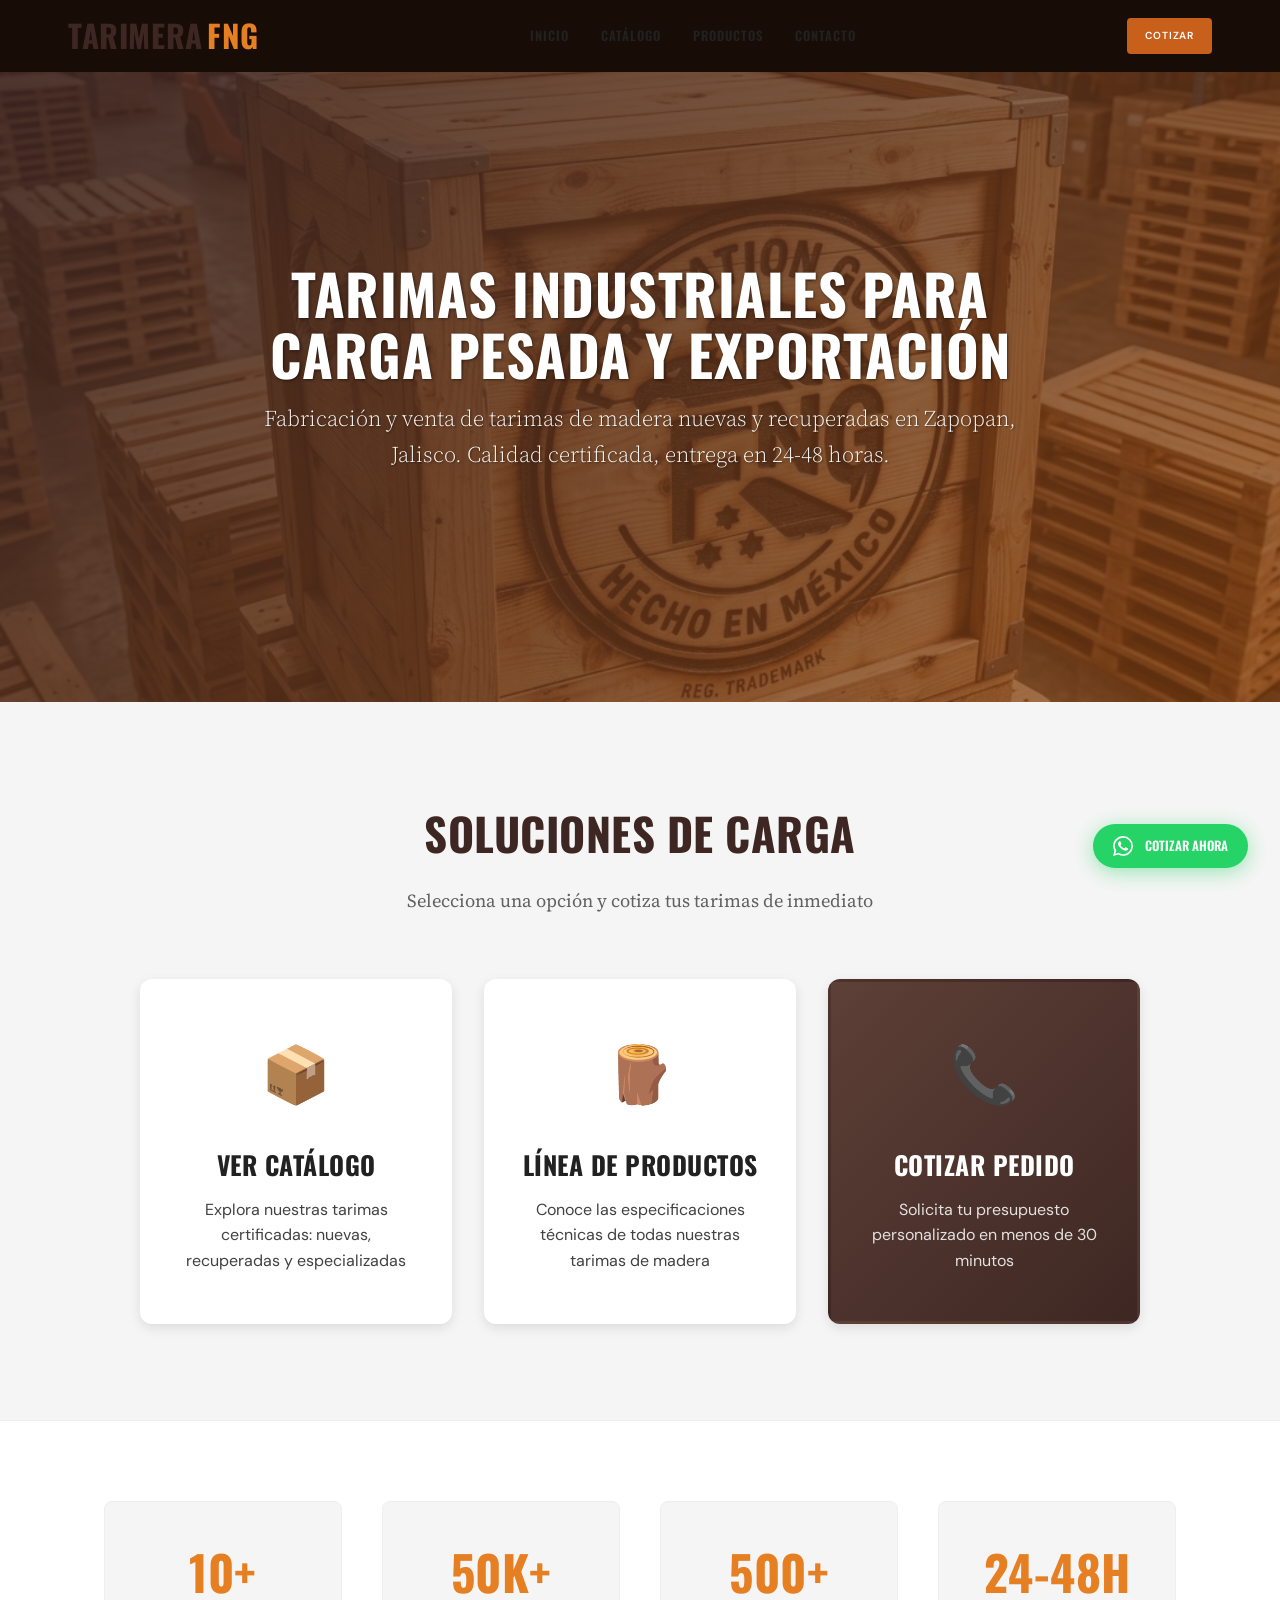
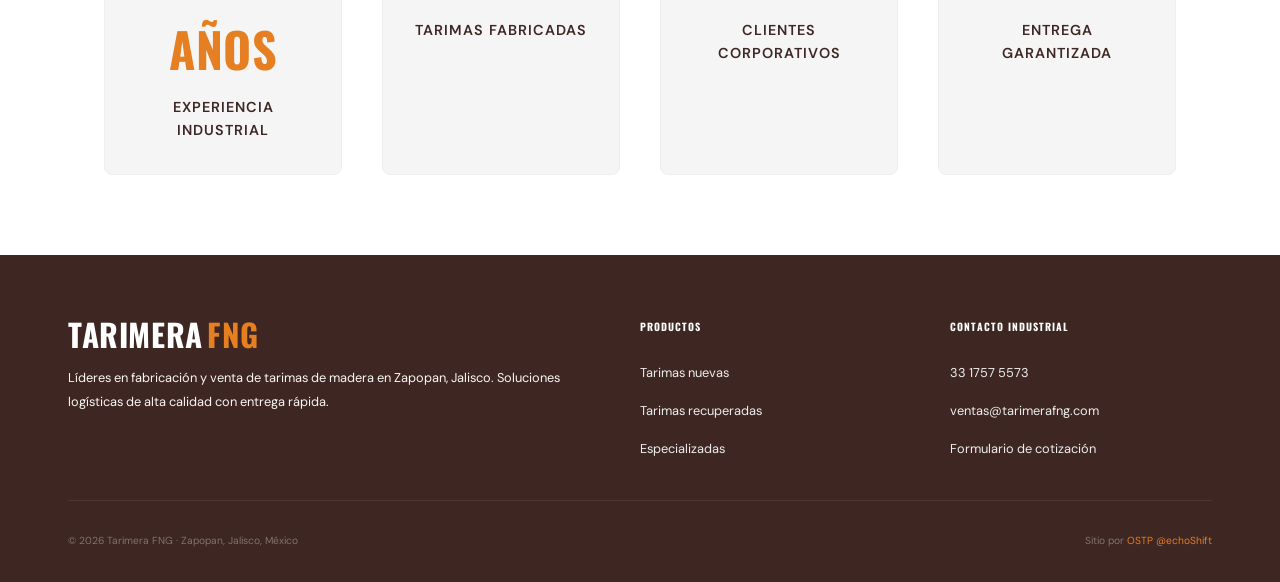
<file: index.html>
<!DOCTYPE html>
<html lang="es">
<head>
    <meta charset="UTF-8">
    <meta name="viewport" content="width=device-width, initial-scale=1.0">
    <meta http-equiv="X-UA-Compatible" content="IE=edge">
    <title>Tarimera FNG · Tarimas de Calidad Industrial en Zapopan, Jalisco</title>
    <meta name="description" content="Fabricación y venta de tarimas de madera nuevas y recuperadas en Zapopan. Entrega en 24-48h. Calidad industrial para exportación. Cotiza ahora.">
    <meta name="robots" content="index, follow">
    <meta name="author" content="Tarimera FNG">
    <meta property="og:type"        content="website">
    <meta property="og:locale"      content="es_MX">
    <meta property="og:site_name"   content="Tarimera FNG">
    <meta property="og:title"       content="Tarimera FNG · Tarimas de Calidad Industrial en Zapopan">
    <meta property="og:description" content="Fabricación y venta de tarimas de madera nuevas y recuperadas en Zapopan, Jalisco. Soluciones industriales.">
    <meta property="og:image"       content="tarima-fng-marca.jpg">
    <meta name="twitter:card"       content="summary_large_image">
    <link rel="icon" type="image/ico" href="src/img/icon/favicon.ico">
    <link rel="preconnect" href="https://fonts.googleapis.com">
    <link rel="preconnect" href="https://fonts.gstatic.com" crossorigin>
    <link href="https://fonts.googleapis.com/css2?family=Oswald:wght@400;600;700&family=Source+Serif+4:ital,opsz,wght@0,8..60,300;0,8..60,400;0,8..60,600&family=DM+Sans:opsz,wght@9..40,400;9..40,500;9..40,600&display=swap" rel="stylesheet">
    <link rel="stylesheet" href="src/ds/tarimera-ds.css">
    <style>
        :root {
            /* Palette updated for a more industrial and wood-focused feel */
            --primary: #5D4037; /* Warm dark brown - wood */
            --primary-dark: #3E2723;
            --secondary: #E67E22; /* Burnt orange - accent/branding */
            --secondary-dark: #D35400;
            --accent: #27AE60; /* Natural green - eco/recuperadas */
            --dark: #212121;
            --white: #FFFFFF;
            --gray-100: #F5F5F5;
            --gray-200: #EEEEEE;
            --gray-700: #616161;
            --shadow-md: 0 4px 12px rgba(0,0,0,0.1);
            --shadow-lg: 0 8px 24px rgba(0,0,0,0.15);
            --transition: all 0.3s ease;
            --font-headings: 'Oswald', sans-serif;
            --font-body: 'DM Sans', sans-serif;
            --font-serif: 'Source Serif 4', serif;
        }
        * { margin:0; padding:0; box-sizing:border-box; }
        body { font-family: var(--font-body); line-height:1.6; color:var(--gray-700); background:var(--white); }
        .container { width:100%; max-width:1200px; margin:0 auto; padding:0 5%; }
        h1, h2, h3, h4 { font-family: var(--font-headings); text-transform: uppercase; letter-spacing: 0.5px; color: var(--dark); }

        /* Navigation override - using industrial fonts */
        .tn-nav .tn-logo { font-family: var(--font-headings); font-weight: 700; color: var(--primary-dark); }
        .tn-nav .tn-logo-accent { color: var(--secondary); }
        .tn-nav-links a { font-family: var(--font-headings); text-transform: uppercase; color: var(--dark); }

        /* Hero */
        .hero {
            margin-top: 72px;
            min-height: 70vh;
            /* Updated hero background with the new brand image and a heavy gradient overlay */
            background: linear-gradient(135deg, rgba(62,39,35,0.9) 0%, rgba(139,69,19,0.7) 100%),
                        url('tarima-fng-marca.jpg');
            background-size: cover;
            background-position: center;
            display: flex;
            align-items: center;
            text-align: center;
            color: var(--white);
        }
        .hero-content { width:100%; max-width: 800px; margin: 0 auto; }
        .hero-content h1 { font-size:3.5rem; font-weight:700; margin-bottom:1rem; line-height:1.1; color: var(--white); text-shadow: 1px 1px 3px rgba(0,0,0,0.5); }
        .hero-content p  { font-size:1.4rem; margin-bottom:2.5rem; opacity:.95; font-family: var(--font-serif); font-weight: 300; text-shadow: 1px 1px 2px rgba(0,0,0,0.4); }

        /* Hub */
        .hub-section { padding:6rem 0; background:var(--gray-100); }
        .section-title    { text-align:center; font-size:2.8rem; color:var(--primary-dark); margin-bottom:1rem; }
        .section-subtitle { text-align:center; font-size:1.15rem; color:var(--gray-700); margin-bottom:4rem; max-width:700px; margin-left:auto; margin-right:auto; font-family: var(--font-serif); }
        .buttons-grid { display:grid; grid-template-columns:repeat(auto-fit,minmax(280px,1fr)); gap:2rem; max-width:1000px; margin:0 auto; }
        .btn-hub {
            background:var(--white); padding:3rem 2rem; border-radius:12px;
            text-align:center; text-decoration:none; color:var(--dark);
            box-shadow:var(--shadow-md); transition:var(--transition);
            border:3px solid transparent; display:block;
            display: flex; flex-direction: column; align-items: center;
        }
        .btn-hub:hover { transform:translateY(-8px); box-shadow:var(--shadow-lg); border-color:var(--secondary); }
        .btn-hub.highlight { background:linear-gradient(135deg,var(--primary) 0%,var(--primary-dark) 100%); color:var(--white); }
        .btn-hub .icon { font-size:3.5rem; display:block; margin-bottom:1.5rem; }
        .btn-hub h3 { font-size:1.6rem; margin-bottom:.75rem; color: inherit; }
        .btn-hub.highlight h3 { color: var(--white); }
        .btn-hub p  { font-size:1rem; opacity:.85; font-family: var(--font-body); font-weight: 400; text-transform: none; letter-spacing: normal; }

        /* Stats */
        .stats-section { padding:5rem 0; background:var(--white); border-top: 1px solid var(--gray-200); }
        .stats-grid { display:grid; grid-template-columns:repeat(auto-fit,minmax(200px,1fr)); gap:2.5rem; text-align:center; }
        .stat-item { padding: 2rem; background: var(--gray-100); border-radius: 8px; border: 1px solid var(--gray-200); }
        .stat-item h3 { font-size:3rem; color:var(--secondary); margin-bottom:.5rem; font-weight: 700; }
        .stat-item p  { color:var(--primary-dark); font-weight:600; font-family: var(--font-body); text-transform: uppercase; font-size: 0.9rem; letter-spacing: 1px; }

        /* Footer */
        .tn-footer { background-color: var(--primary-dark); color: var(--gray-100); }
        .tn-footer .tn-logo { color: var(--white); font-family: var(--font-headings); font-weight: 700; }
        .tn-footer .tn-logo-accent { color: var(--secondary); }
        .tn-footer-heading { font-family: var(--font-headings); text-transform: uppercase; color: var(--white); letter-spacing: 1px; margin-bottom: 1.5rem; }
        .tn-footer-links a { color: var(--gray-200); font-family: var(--font-body); text-transform: none; font-weight: 400; }
        .tn-footer-copy { border-top-color: rgba(255,255,255,0.1); font-family: var(--font-body); }

        /* WA Float industrial override */
        .tn-wa-float { font-family: var(--font-headings); text-transform: uppercase; font-weight: 600; }

        @media(max-width:768px) {
            .hero-content h1 { font-size:2.5rem; }
            .hero-content p  { font-size:1.1rem; }
            .buttons-grid    { grid-template-columns:1fr; gap: 1.5rem; }
            .section-title { font-size: 2.2rem; }
            .btn-hub { padding: 2.5rem 1.5rem; }
        }
    </style>
</head>
<body>

<header class="tn-nav" id="tn-nav">
  <div class="tn-nav-inner">
    <a href="index.html" class="tn-logo">Tarimera <span class="tn-logo-accent">FNG</span></a>
    <ul class="tn-nav-links">
      <li><a href="index.html">Inicio</a></li>
      <li><a href="catalogo-funnel.html">Catálogo</a></li>
      <li><a href="landing-tarimas.html">Productos</a></li>
      <li><a href="contacto.html">Contacto</a></li>
    </ul>
    <a href="https://wa.me/523317575573?text=Hola%2C%20quiero%20cotizar" class="tn-btn tn-btn-primary tn-btn-sm">Cotizar</a>
  </div>
</header>

<section class="hero">
    <div class="container">
        <div class="hero-content">
            <h1>Tarimas Industriales para Carga Pesada y Exportación</h1>
            <p>Fabricación y venta de tarimas de madera nuevas y recuperadas en Zapopan, Jalisco. Calidad certificada, entrega en 24-48 horas.</p>
        </div>
    </div>
</section>

<section class="hub-section">
    <div class="container">
        <h2 class="section-title">Soluciones de Carga</h2>
        <p class="section-subtitle">Selecciona una opción y cotiza tus tarimas de inmediato</p>
        <div class="buttons-grid">
            <a href="catalogo-funnel.html" class="btn-hub">
                <span class="icon">📦</span>
                <h3>Ver Catálogo</h3>
                <p>Explora nuestras tarimas certificadas: nuevas, recuperadas y especializadas</p>
            </a>
            <a href="landing-tarimas.html" class="btn-hub">
                <span class="icon">🪵</span>
                <h3>Línea de Productos</h3>
                <p>Conoce las especificaciones técnicas de todas nuestras tarimas de madera</p>
            </a>
            <a href="contacto.html" class="btn-hub highlight">
                <span class="icon">📞</span>
                <h3>Cotizar Pedido</h3>
                <p>Solicita tu presupuesto personalizado en menos de 30 minutos</p>
            </a>
        </div>
    </div>
</section>

<section class="stats-section">
    <div class="container">
        <div class="stats-grid">
            <div class="stat-item"><h3>10+ AÑOS</h3><p>Experiencia Industrial</p></div>
            <div class="stat-item"><h3>50K+</h3><p>Tarimas Fabricadas</p></div>
            <div class="stat-item"><h3>500+</h3><p>Clientes Corporativos</p></div>
            <div class="stat-item"><h3>24-48H</h3><p>Entrega Garantizada</p></div>
        </div>
    </div>
</section>

<footer class="tn-footer">
  <div class="tn-container">
    <div class="tn-footer-grid">
      <div>
        <a href="index.html" class="tn-logo" style="margin-bottom:1rem;display:inline-flex">Tarimera <span class="tn-logo-accent">FNG</span></a>
        <p class="tn-footer-brand">Líderes en fabricación y venta de tarimas de madera en Zapopan, Jalisco. Soluciones logísticas de alta calidad con entrega rápida.</p>
      </div>
      <div>
        <p class="tn-footer-heading">Productos</p>
        <ul class="tn-footer-links">
          <li><a href="catalogo-funnel.html">Tarimas nuevas</a></li>
          <li><a href="catalogo-funnel.html?f=recuperadas">Tarimas recuperadas</a></li>
          <li><a href="catalogo-funnel.html?f=especializadas">Especializadas</a></li>
        </ul>
      </div>
      <div>
        <p class="tn-footer-heading">Contacto Industrial</p>
        <ul class="tn-footer-links">
          <li><a href="tel:3317575573">33 1757 5573</a></li>
          <li><a href="mailto:ventas@tarimerafng.com">ventas@tarimerafng.com</a></li>
          <li><a href="contacto.html">Formulario de cotización</a></li>
        </ul>
      </div>
    </div>
    <div class="tn-footer-copy">
      <span>&copy; 2026 Tarimera FNG · Zapopan, Jalisco, México</span>
      <span>Sitio por <a href="https://wa.me/523317575573" style="color:var(--secondary)">OSTP @echoShift</a></span>
    </div>
  </div>
</footer>

<a href="https://wa.me/523317575573?text=Hola%20Tarimera%20FNG%2C%20quiero%20cotizar%20tarimas"
   class="tn-wa-float" target="_blank" rel="noopener noreferrer" aria-label="Contactar por WhatsApp">
  <svg viewBox="0 0 24 24" fill="currentColor" xmlns="http://www.w3.org/2000/svg">
    <path d="M17.472 14.382c-.297-.149-1.758-.867-2.03-.967-.273-.099-.471-.148-.67.15-.197.297-.767.966-.94 1.164-.173.199-.347.223-.644.075-.297-.15-1.255-.463-2.39-1.475-.883-.788-1.48-1.761-1.653-2.059-.173-.297-.018-.458.13-.606.134-.133.298-.347.446-.52.149-.174.198-.298.298-.497.099-.198.05-.371-.025-.52-.075-.149-.669-1.612-.916-2.207-.242-.579-.487-.5-.669-.51a12.8 12.8 0 0 0-.57-.01c-.198 0-.52.074-.792.372-.272.297-1.04 1.016-1.04 2.479 0 1.462 1.065 2.875 1.213 3.074.149.198 2.096 3.2 5.077 4.487.709.306 1.262.489 1.694.625.712.227 1.36.195 1.871.118.571-.085 1.758-.719 2.006-1.413.248-.694.248-1.289.173-1.413-.074-.124-.272-.198-.57-.347m-5.421 7.403h-.004a9.87 9.87 0 0 1-5.031-1.378l-.361-.214-3.741.982.998-3.648-.235-.374a9.86 9.86 0 0 1-1.51-5.26c.001-5.45 4.436-9.884 9.888-9.884 2.64 0 5.122 1.03 6.988 2.898a9.825 9.825 0 0 1 2.893 6.994c-.003 5.45-4.437 9.884-9.885 9.884m8.413-18.297A11.815 11.815 0 0 0 12.05 0C5.495 0 .16 5.335.157 11.892c0 2.096.547 4.142 1.588 5.945L.057 24l6.305-1.654a11.882 11.882 0 0 0 5.683 1.448h.005c6.554 0 11.89-5.335 11.893-11.893a11.821 11.821 0 0 0-3.48-8.413z"/>
  </svg>
  Cotizar ahora
</a>
</body>
</html>
</file>
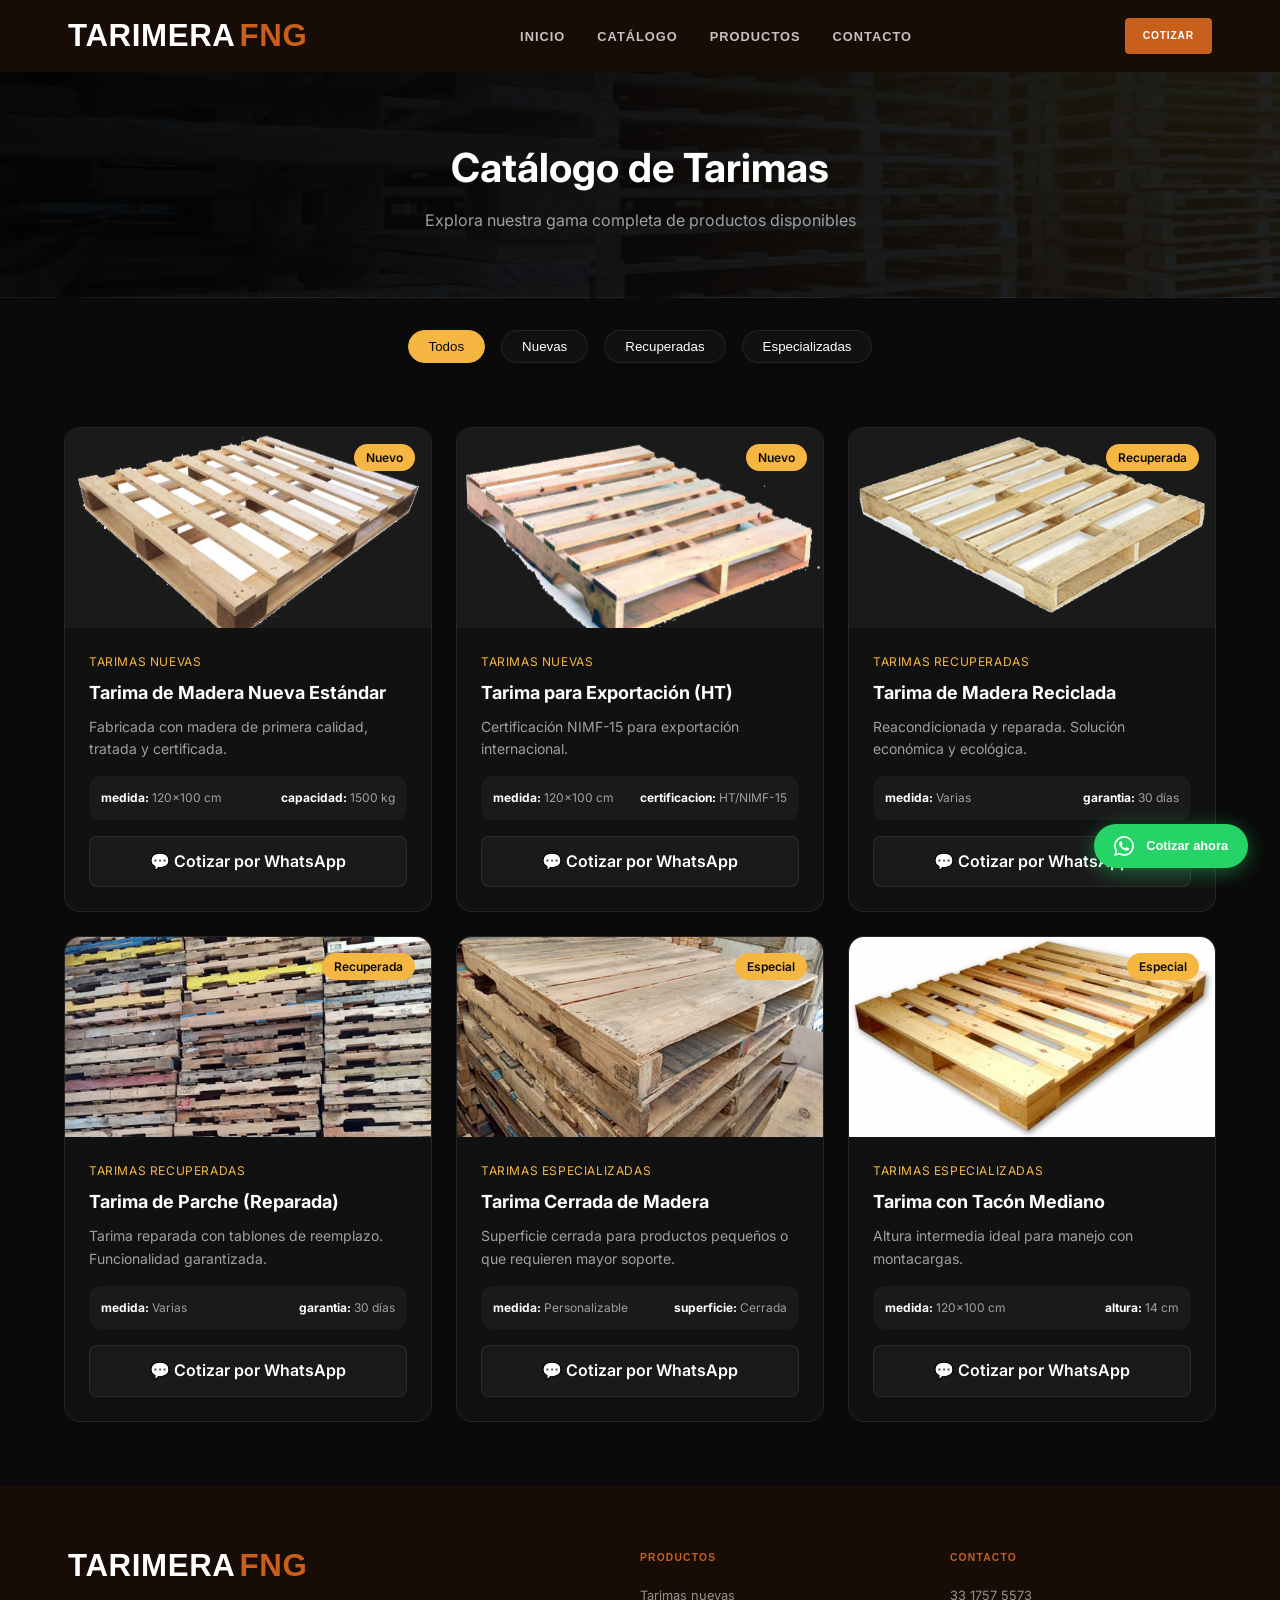
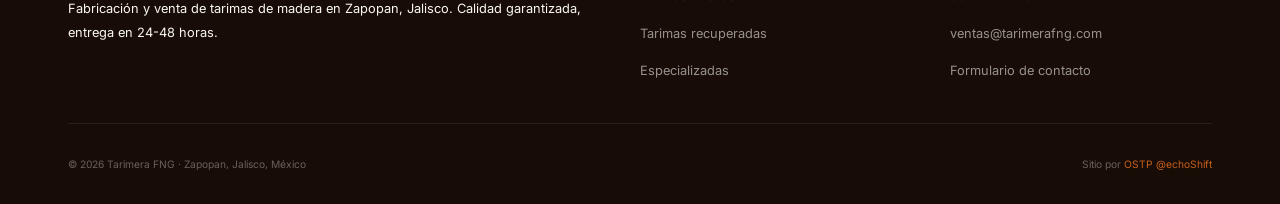
<file: catalogo-funnel.html>
<!DOCTYPE html>
<html lang="es">
<head>
  <meta charset="UTF-8">
  <meta name="viewport" content="width=device-width, initial-scale=1.0">
  <title>Catálogo · Tarimera FNG</title>
  <meta name="description" content="Catálogo completo de tarimas nuevas, recuperadas y especializadas.">
  <link rel="preconnect" href="https://fonts.googleapis.com">
  <link rel="preconnect" href="https://fonts.gstatic.com" crossorigin>
  <link href="https://fonts.googleapis.com/css2?family=Inter:opsz,wght@14..32,300;14..32,400;14..32,500;14..32,600;14..32,700;14..32,800&display=swap" rel="stylesheet">
  <link rel="stylesheet" href="src/ds/tarimera-ds.css">
  <style>
    /* Mismos estilos base que index.html */
    :root {
      --bg-dark: #0A0A0A;
      --surface: #111111;
      --surface-2: #1A1A1A;
      --accent: #F5B642;
      --accent-hover: #FFC857;
      --text: #FFFFFF;
      --text-muted: #A0A0A0;
      --border: rgba(255,255,255,0.08);
    }
    * { margin:0; padding:0; box-sizing:border-box; }
    body {
      background: var(--bg-dark);
      color: var(--text);
      font-family: 'Inter', sans-serif;
      line-height: 1.6;
      padding-top: 72px;
    }
    .container {
      max-width: 1200px;
      margin: 0 auto;
      padding: 0 1.5rem;
    }
    .section-title {
      font-size: 2rem;
      font-weight: 700;
      text-align: center;
      margin-bottom: 2rem;
    }
    .section-title span { color: var(--accent); }

    .page-header {
      background: linear-gradient(135deg, rgba(0,0,0,0.9) 0%, rgba(0,0,0,0.7) 100%),
                  url('src/img/slides/tarimas-de-madera.jpg');
      background-size: cover;
      background-position: center;
      padding: 4rem 0;
      text-align: center;
    }
    .page-header h1 { font-size: 2.5rem; margin-bottom: 0.5rem; }
    .page-header p { color: var(--text-muted); }

    .filters {
      padding: 2rem 0;
      display: flex;
      justify-content: center;
      gap: 1rem;
      flex-wrap: wrap;
    }
    .filter-btn {
      padding: 0.5rem 1.25rem;
      background: var(--surface);
      border: 1px solid var(--border);
      border-radius: 40px;
      color: var(--text);
      font-weight: 500;
      cursor: pointer;
      transition: all 0.2s;
    }
    .filter-btn:hover, .filter-btn.active {
      background: var(--accent);
      color: #0A0A0A;
      border-color: var(--accent);
    }

    .product-grid {
      display: grid;
      grid-template-columns: repeat(auto-fill, minmax(300px, 1fr));
      gap: 1.5rem;
      padding: 2rem 0 4rem;
    }
    .product-card {
      background: var(--surface);
      border: 1px solid var(--border);
      border-radius: 16px;
      overflow: hidden;
      transition: all 0.3s ease;
    }
    .product-card:hover {
      border-color: var(--accent);
      transform: translateY(-4px);
    }
    .product-image {
      width: 100%;
      height: 200px;
      object-fit: cover;
      background: var(--surface-2);
    }
    .product-badge {
      position: absolute;
      top: 1rem;
      right: 1rem;
      padding: 0.25rem 0.75rem;
      border-radius: 40px;
      font-size: 0.75rem;
      font-weight: 600;
      background: var(--accent);
      color: #0A0A0A;
    }
    .product-content { padding: 1.5rem; }
    .product-category {
      font-size: 0.75rem;
      color: var(--accent);
      text-transform: uppercase;
      letter-spacing: 0.05em;
      margin-bottom: 0.5rem;
    }
    .product-title {
      font-size: 1.125rem;
      font-weight: 700;
      margin-bottom: 0.5rem;
    }
    .product-description {
      color: var(--text-muted);
      font-size: 0.875rem;
      margin-bottom: 1rem;
    }
    .product-specs {
      background: var(--surface-2);
      border-radius: 12px;
      padding: 0.75rem;
      margin-bottom: 1rem;
      display: flex;
      justify-content: space-between;
    }
    .spec-item { font-size: 0.75rem; color: var(--text-muted); }
    .spec-item strong { color: var(--text); }
    .btn-whatsapp {
      display: block;
      width: 100%;
      padding: 0.75rem;
      background: var(--surface-2);
      border: 1px solid var(--border);
      border-radius: 8px;
      text-align: center;
      color: var(--text);
      text-decoration: none;
      font-weight: 600;
      transition: all 0.2s;
    }
    .btn-whatsapp:hover {
      background: var(--accent);
      color: #0A0A0A;
      border-color: var(--accent);
    }
    @media (max-width: 768px) {
      .product-grid { grid-template-columns: 1fr; }
    }
  </style>
</head>
<body>

  <header class="tn-nav" id="tn-nav">
    <div class="tn-nav-inner">
      <a href="index.html" class="tn-logo">Tarimera <span class="tn-logo-accent">FNG</span></a>
      <ul class="tn-nav-links">
        <li><a href="index.html">Inicio</a></li>
        <li><a href="catalogo-funnel.html">Catálogo</a></li>
        <li><a href="landing-tarimas.html">Productos</a></li>
        <li><a href="contacto.html">Contacto</a></li>
      </ul>
      <a href="https://wa.me/523317575573?text=Hola%2C%20quiero%20cotizar" class="tn-btn tn-btn-primary tn-btn-sm">Cotizar</a>
    </div>
  </header>

  <section class="page-header">
    <div class="container">
      <h1>Catálogo de Tarimas</h1>
      <p>Explora nuestra gama completa de productos disponibles</p>
    </div>
  </section>

  <div class="container">
    <div class="filters">
      <button class="filter-btn active" data-filter="all">Todos</button>
      <button class="filter-btn" data-filter="nuevas">Nuevas</button>
      <button class="filter-btn" data-filter="recuperadas">Recuperadas</button>
      <button class="filter-btn" data-filter="especializadas">Especializadas</button>
    </div>

    <div class="product-grid" id="productGrid">
      <!-- Productos generados dinámicamente con JS para mantener el código limpio, pero aquí pondré el HTML estático para que funcione sin JS adicional -->
    </div>
  </div>

  <footer class="tn-footer">
    <div class="tn-container">
      <div class="tn-footer-grid">
        <div>
          <a href="index.html" class="tn-logo" style="margin-bottom:1rem;display:inline-flex">Tarimera <span class="tn-logo-accent">FNG</span></a>
          <p class="tn-footer-brand">Fabricación y venta de tarimas de madera en Zapopan, Jalisco. Calidad garantizada, entrega en 24-48 horas.</p>
        </div>
        <div>
          <p class="tn-footer-heading">Productos</p>
          <ul class="tn-footer-links"><li><a href="catalogo-funnel.html">Tarimas nuevas</a></li><li><a href="catalogo-funnel.html?f=recuperadas">Tarimas recuperadas</a></li><li><a href="catalogo-funnel.html?f=especializadas">Especializadas</a></li></ul>
        </div>
        <div>
          <p class="tn-footer-heading">Contacto</p>
          <ul class="tn-footer-links"><li><a href="tel:3317575573">33 1757 5573</a></li><li><a href="mailto:ventas@tarimerafng.com">ventas@tarimerafng.com</a></li><li><a href="contacto.html">Formulario de contacto</a></li></ul>
        </div>
      </div>
      <div class="tn-footer-copy">
        <span>© 2026 Tarimera FNG · Zapopan, Jalisco, México</span>
        <span>Sitio por <a href="https://wa.me/523317575573" style="color:var(--tn-amber)">OSTP @echoShift</a></span>
      </div>
    </div>
  </footer>

  <a href="https://wa.me/523317575573?text=Hola%20Tarimera%20FNG%2C%20quiero%20cotizar%20tarimas"
     class="tn-wa-float"
     target="_blank"
     rel="noopener noreferrer"
     aria-label="Contactar por WhatsApp">
    <svg viewBox="0 0 24 24" fill="currentColor" xmlns="http://www.w3.org/2000/svg">
      <path d="M17.472 14.382c-.297-.149-1.758-.867-2.03-.967-.273-.099-.471-.148-.67.15-.197.297-.767.966-.94 1.164-.173.199-.347.223-.644.075-.297-.15-1.255-.463-2.39-1.475-.883-.788-1.48-1.761-1.653-2.059-.173-.297-.018-.458.13-.606.134-.133.298-.347.446-.52.149-.174.198-.298.298-.497.099-.198.05-.371-.025-.52-.075-.149-.669-1.612-.916-2.207-.242-.579-.487-.5-.669-.51a12.8 12.8 0 0 0-.57-.01c-.198 0-.52.074-.792.372-.272.297-1.04 1.016-1.04 2.479 0 1.462 1.065 2.875 1.213 3.074.149.198 2.096 3.2 5.077 4.487.709.306 1.262.489 1.694.625.712.227 1.36.195 1.871.118.571-.085 1.758-.719 2.006-1.413.248-.694.248-1.289.173-1.413-.074-.124-.272-.198-.57-.347m-5.421 7.403h-.004a9.87 9.87 0 0 1-5.031-1.378l-.361-.214-3.741.982.998-3.648-.235-.374a9.86 9.86 0 0 1-1.51-5.26c.001-5.45 4.436-9.884 9.888-9.884 2.64 0 5.122 1.03 6.988 2.898a9.825 9.825 0 0 1 2.893 6.994c-.003 5.45-4.437 9.884-9.885 9.884m8.413-18.297A11.815 11.815 0 0 0 12.05 0C5.495 0 .16 5.335.157 11.892c0 2.096.547 4.142 1.588 5.945L.057 24l6.305-1.654a11.882 11.882 0 0 0 5.683 1.448h.005c6.554 0 11.89-5.335 11.893-11.893a11.821 11.821 0 0 0-3.48-8.413z"/>
    </svg>
    Cotizar ahora
  </a>

  <script src="src/ds/tarimera-ds.js"></script>
  <script>
    const products = [
      { name: "Tarima de Madera Nueva Estándar", category: "nuevas", badge: "Nuevo", image: "src/img/products/tarimas-de-madera-nuevas.png", desc: "Fabricada con madera de primera calidad, tratada y certificada.", specs: { medida: "120x100 cm", capacidad: "1500 kg" }, wa: "523317575573" },
      { name: "Tarima para Exportación (HT)", category: "nuevas", badge: "Nuevo", image: "src/img/products/tarimas-de-madera-para-exportacion.png", desc: "Certificación NIMF-15 para exportación internacional.", specs: { medida: "120x100 cm", certificacion: "HT/NIMF-15" }, wa: "523317575573" },
      { name: "Tarima de Madera Reciclada", category: "recuperadas", badge: "Recuperada", image: "src/img/products/tarimas-de-madera-reciclada.png", desc: "Reacondicionada y reparada. Solución económica y ecológica.", specs: { medida: "Varias", garantia: "30 días" }, wa: "523317575573" },
      { name: "Tarima de Parche (Reparada)", category: "recuperadas", badge: "Recuperada", image: "src/img/products/tarimas-de-parche.jpg", desc: "Tarima reparada con tablones de reemplazo. Funcionalidad garantizada.", specs: { medida: "Varias", garantia: "30 días" }, wa: "523317575573" },
      { name: "Tarima Cerrada de Madera", category: "especializadas", badge: "Especial", image: "src/img/products/tarima-cerrada-de-madera.jpg", desc: "Superficie cerrada para productos pequeños o que requieren mayor soporte.", specs: { medida: "Personalizable", superficie: "Cerrada" }, wa: "523317575573" },
      { name: "Tarima con Tacón Mediano", category: "especializadas", badge: "Especial", image: "src/img/products/tarima-de-madera-con-tacon-mediano.jpg", desc: "Altura intermedia ideal para manejo con montacargas.", specs: { medida: "120x100 cm", altura: "14 cm" }, wa: "523317575573" }
    ];

    function renderProducts(filter = 'all') {
      const grid = document.getElementById('productGrid');
      grid.innerHTML = '';
      const filtered = products.filter(p => filter === 'all' || p.category === filter);
      filtered.forEach(p => {
        const specsHtml = Object.entries(p.specs).map(([k, v]) => `<div class="spec-item"><strong>${k}:</strong> ${v}</div>`).join('');
        const card = `
          <div class="product-card" data-category="${p.category}">
            <div style="position:relative;"><img src="${p.image}" alt="${p.name}" class="product-image"><span class="product-badge">${p.badge}</span></div>
            <div class="product-content">
              <div class="product-category">${p.category === 'nuevas' ? 'Tarimas Nuevas' : p.category === 'recuperadas' ? 'Tarimas Recuperadas' : 'Tarimas Especializadas'}</div>
              <h3 class="product-title">${p.name}</h3>
              <p class="product-description">${p.desc}</p>
              <div class="product-specs">${specsHtml}</div>
              <a href="https://wa.me/${p.wa}?text=Hola%2C%20me%20interesa%20${encodeURIComponent(p.name)}" class="btn-whatsapp" target="_blank">💬 Cotizar por WhatsApp</a>
            </div>
          </div>
        `;
        grid.insertAdjacentHTML('beforeend', card);
      });
    }

    renderProducts();
    document.querySelectorAll('.filter-btn').forEach(btn => {
      btn.addEventListener('click', () => {
        document.querySelectorAll('.filter-btn').forEach(b => b.classList.remove('active'));
        btn.classList.add('active');
        renderProducts(btn.dataset.filter);
      });
    });
  </script>
</body>
</html>
</file>
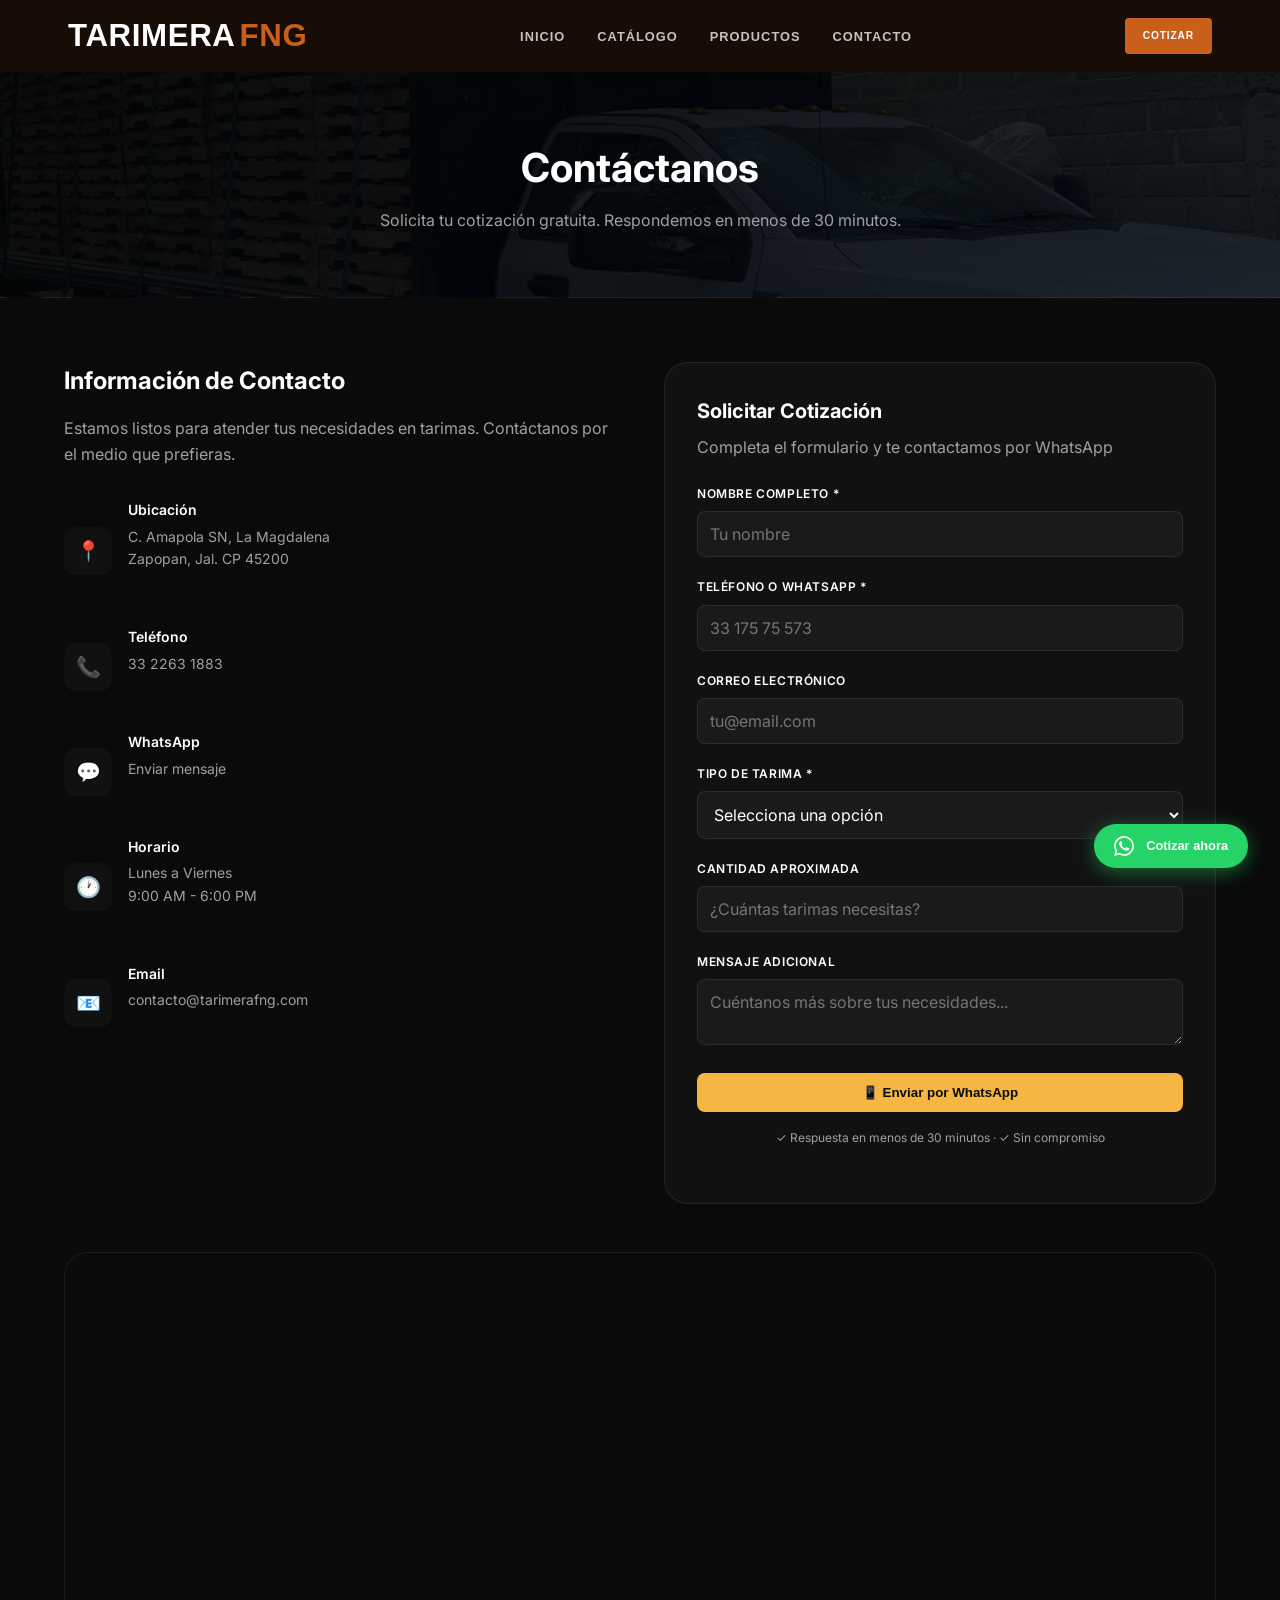
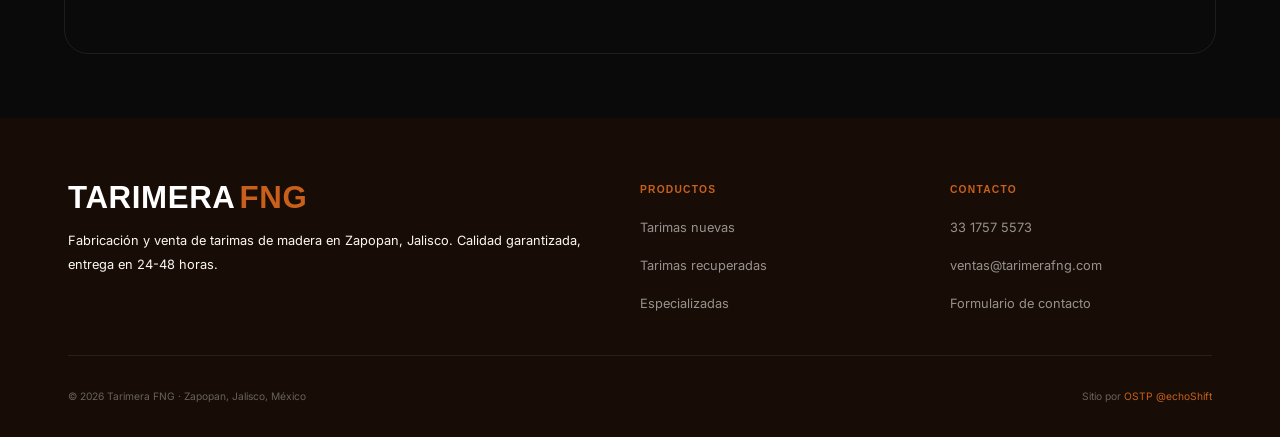
<file: contacto.html>
<!DOCTYPE html>
<html lang="es">
<head>
  <meta charset="UTF-8">
  <meta name="viewport" content="width=device-width, initial-scale=1.0">
  <title>Contacto · Tarimera FNG</title>
  <meta name="description" content="Contáctanos para cotizar tarimas. Respuesta en menos de 30 minutos.">
  <link rel="preconnect" href="https://fonts.googleapis.com">
  <link rel="preconnect" href="https://fonts.gstatic.com" crossorigin>
  <link href="https://fonts.googleapis.com/css2?family=Inter:opsz,wght@14..32,300;14..32,400;14..32,500;14..32,600;14..32,700;14..32,800&display=swap" rel="stylesheet">
  <link rel="stylesheet" href="src/ds/tarimera-ds.css">
  <style>
    :root {
      --bg-dark: #0A0A0A;
      --surface: #111111;
      --surface-2: #1A1A1A;
      --accent: #F5B642;
      --text: #FFFFFF;
      --text-muted: #A0A0A0;
      --border: rgba(255,255,255,0.08);
    }
    * { margin:0; padding:0; box-sizing:border-box; }
    body {
      background: var(--bg-dark);
      color: var(--text);
      font-family: 'Inter', sans-serif;
      line-height: 1.6;
      padding-top: 72px;
    }
    .container {
      max-width: 1200px;
      margin: 0 auto;
      padding: 0 1.5rem;
    }
    .page-header {
      background: linear-gradient(135deg, rgba(0,0,0,0.9) 0%, rgba(0,0,0,0.7) 100%),
                  url('src/img/slides/transporte-de-tarimas-de-madera.jpg');
      background-size: cover;
      background-position: center;
      padding: 4rem 0;
      text-align: center;
    }
    .page-header h1 { font-size: 2.5rem; margin-bottom: 0.5rem; }
    .page-header p { color: var(--text-muted); }
    .contact-section { padding: 4rem 0; }
    .contact-grid {
      display: grid;
      grid-template-columns: 1fr 1fr;
      gap: 3rem;
    }
    .contact-info h2 { font-size: 1.5rem; margin-bottom: 1rem; }
    .contact-info p { color: var(--text-muted); margin-bottom: 2rem; }
    .contact-details { display: flex; flex-direction: column; gap: 1.5rem; }
    .contact-item { display: flex; gap: 1rem; align-items: center; }
    .contact-icon {
      width: 48px; height: 48px;
      background: var(--surface);
      border-radius: 12px;
      display: flex;
      align-items: center;
      justify-content: center;
      font-size: 1.25rem;
    }
    .contact-item h3 { font-size: 0.875rem; font-weight: 600; margin-bottom: 0.25rem; }
    .contact-item p, .contact-item a { color: var(--text-muted); font-size: 0.875rem; text-decoration: none; }
    .contact-item a:hover { color: var(--accent); }
    .contact-form-wrapper {
      background: var(--surface);
      border: 1px solid var(--border);
      border-radius: 24px;
      padding: 2rem;
    }
    .contact-form-wrapper h3 { font-size: 1.25rem; margin-bottom: 0.5rem; }
    .contact-form-wrapper p { color: var(--text-muted); margin-bottom: 1.5rem; }
    .form-group { margin-bottom: 1.25rem; }
    .form-group label { display: block; font-size: 0.75rem; font-weight: 600; margin-bottom: 0.5rem; text-transform: uppercase; letter-spacing: 0.05em; }
    .form-group input, .form-group select, .form-group textarea {
      width: 100%;
      padding: 0.75rem;
      background: var(--surface-2);
      border: 1px solid var(--border);
      border-radius: 8px;
      color: var(--text);
      font-family: inherit;
    }
    .form-group input:focus, .form-group select:focus, .form-group textarea:focus {
      outline: none;
      border-color: var(--accent);
    }
    .btn-submit {
      width: 100%;
      padding: 0.75rem;
      background: var(--accent);
      border: none;
      border-radius: 8px;
      color: #0A0A0A;
      font-weight: 700;
      cursor: pointer;
      transition: all 0.2s;
    }
    .btn-submit:hover { background: var(--accent-hover); transform: translateY(-2px); }
    .map-container { margin-top: 3rem; border-radius: 24px; overflow: hidden; border: 1px solid var(--border); }
    .map-container iframe { width: 100%; height: 400px; border: none; display: block; }
    @media (max-width: 768px) {
      .contact-grid { grid-template-columns: 1fr; }
    }
  </style>
</head>
<body>

  <header class="tn-nav" id="tn-nav">
    <div class="tn-nav-inner">
      <a href="index.html" class="tn-logo">Tarimera <span class="tn-logo-accent">FNG</span></a>
      <ul class="tn-nav-links">
        <li><a href="index.html">Inicio</a></li>
        <li><a href="catalogo-funnel.html">Catálogo</a></li>
        <li><a href="landing-tarimas.html">Productos</a></li>
        <li><a href="contacto.html">Contacto</a></li>
      </ul>
      <a href="https://wa.me/523317575573?text=Hola%2C%20quiero%20cotizar" class="tn-btn tn-btn-primary tn-btn-sm">Cotizar</a>
    </div>
  </header>

  <section class="page-header">
    <div class="container">
      <h1>Contáctanos</h1>
      <p>Solicita tu cotización gratuita. Respondemos en menos de 30 minutos.</p>
    </div>
  </section>

  <section class="contact-section">
    <div class="container">
      <div class="contact-grid">
        <div class="contact-info">
          <h2>Información de Contacto</h2>
          <p>Estamos listos para atender tus necesidades en tarimas. Contáctanos por el medio que prefieras.</p>
          <div class="contact-details">
            <div class="contact-item"><div class="contact-icon">📍</div><div><h3>Ubicación</h3><p>C. Amapola SN, La Magdalena<br>Zapopan, Jal. CP 45200</p></div></div>
            <div class="contact-item"><div class="contact-icon">📞</div><div><h3>Teléfono</h3><p><a href="tel:3322631883">33 2263 1883</a></p></div></div>
            <div class="contact-item"><div class="contact-icon">💬</div><div><h3>WhatsApp</h3><p><a href="https://wa.me/523317575573" target="_blank">Enviar mensaje</a></p></div></div>
            <div class="contact-item"><div class="contact-icon">🕐</div><div><h3>Horario</h3><p>Lunes a Viernes<br>9:00 AM - 6:00 PM</p></div></div>
            <div class="contact-item"><div class="contact-icon">📧</div><div><h3>Email</h3><p>contacto@tarimerafng.com</p></div></div>
          </div>
        </div>
        <div class="contact-form-wrapper">
          <h3>Solicitar Cotización</h3>
          <p>Completa el formulario y te contactamos por WhatsApp</p>
          <form id="contactForm">
            <div class="form-group"><label for="nombre">Nombre completo *</label><input type="text" id="nombre" name="nombre" required placeholder="Tu nombre"></div>
            <div class="form-group"><label for="telefono">Teléfono o WhatsApp *</label><input type="tel" id="telefono" name="telefono" required placeholder="33 175 75 573"></div>
            <div class="form-group"><label for="email">Correo electrónico</label><input type="email" id="email" name="email" placeholder="tu@email.com"></div>
            <div class="form-group"><label for="tipo">Tipo de tarima *</label><select id="tipo" name="tipo" required><option value="">Selecciona una opción</option><option value="nuevas">Tarimas Nuevas</option><option value="recuperadas">Tarimas Recuperadas</option><option value="exportacion">Para Exportación</option><option value="personalizadas">Personalizadas</option><option value="reparacion">Reparación</option></select></div>
            <div class="form-group"><label for="cantidad">Cantidad aproximada</label><input type="number" id="cantidad" name="cantidad" placeholder="¿Cuántas tarimas necesitas?"></div>
            <div class="form-group"><label for="mensaje">Mensaje adicional</label><textarea id="mensaje" name="mensaje" placeholder="Cuéntanos más sobre tus necesidades..."></textarea></div>
            <button type="submit" class="btn-submit">📱 Enviar por WhatsApp</button>
            <p style="margin-top:1rem; font-size:0.75rem; text-align:center; color:var(--text-muted);">✓ Respuesta en menos de 30 minutos · ✓ Sin compromiso</p>
          </form>
        </div>
      </div>
      <div class="map-container">
        <iframe src="https://www.google.com/maps/embed?pb=!1m18!1m12!1m3!1d206.0873146296336!2d-103.46480042237769!3d20.80731417028978!2m3!1f0!2f0!3f0!3m2!1i1024!2i768!4f13.1!3m3!1m2!1s0x8428a79699851943%3A0xdcb42fe92490bd24!2sTarimera%20FNG!5e1!3m2!1ses-419!2smx!4v1774382137121!5m2!1ses-419!2smx" allowfullscreen="" loading="lazy"></iframe>
      </div>
    </div>
  </section>

  <footer class="tn-footer">
    <div class="tn-container">
      <div class="tn-footer-grid">
        <div><a href="index.html" class="tn-logo" style="margin-bottom:1rem;display:inline-flex">Tarimera <span class="tn-logo-accent">FNG</span></a><p class="tn-footer-brand">Fabricación y venta de tarimas de madera en Zapopan, Jalisco. Calidad garantizada, entrega en 24-48 horas.</p></div>
        <div><p class="tn-footer-heading">Productos</p><ul class="tn-footer-links"><li><a href="catalogo-funnel.html">Tarimas nuevas</a></li><li><a href="catalogo-funnel.html?f=recuperadas">Tarimas recuperadas</a></li><li><a href="catalogo-funnel.html?f=especializadas">Especializadas</a></li></ul></div>
        <div><p class="tn-footer-heading">Contacto</p><ul class="tn-footer-links"><li><a href="tel:3317575573">33 1757 5573</a></li><li><a href="mailto:ventas@tarimerafng.com">ventas@tarimerafng.com</a></li><li><a href="contacto.html">Formulario de contacto</a></li></ul></div>
      </div>
      <div class="tn-footer-copy"><span>© 2026 Tarimera FNG · Zapopan, Jalisco, México</span><span>Sitio por <a href="https://wa.me/523317575573" style="color:var(--tn-amber)">OSTP @echoShift</a></span></div>
    </div>
  </footer>

  <a href="https://wa.me/523317575573?text=Hola%20Tarimera%20FNG%2C%20quiero%20cotizar%20tarimas" class="tn-wa-float" target="_blank" rel="noopener noreferrer" aria-label="Contactar por WhatsApp">
    <svg viewBox="0 0 24 24" fill="currentColor" xmlns="http://www.w3.org/2000/svg"><path d="M17.472 14.382c-.297-.149-1.758-.867-2.03-.967-.273-.099-.471-.148-.67.15-.197.297-.767.966-.94 1.164-.173.199-.347.223-.644.075-.297-.15-1.255-.463-2.39-1.475-.883-.788-1.48-1.761-1.653-2.059-.173-.297-.018-.458.13-.606.134-.133.298-.347.446-.52.149-.174.198-.298.298-.497.099-.198.05-.371-.025-.52-.075-.149-.669-1.612-.916-2.207-.242-.579-.487-.5-.669-.51a12.8 12.8 0 0 0-.57-.01c-.198 0-.52.074-.792.372-.272.297-1.04 1.016-1.04 2.479 0 1.462 1.065 2.875 1.213 3.074.149.198 2.096 3.2 5.077 4.487.709.306 1.262.489 1.694.625.712.227 1.36.195 1.871.118.571-.085 1.758-.719 2.006-1.413.248-.694.248-1.289.173-1.413-.074-.124-.272-.198-.57-.347m-5.421 7.403h-.004a9.87 9.87 0 0 1-5.031-1.378l-.361-.214-3.741.982.998-3.648-.235-.374a9.86 9.86 0 0 1-1.51-5.26c.001-5.45 4.436-9.884 9.888-9.884 2.64 0 5.122 1.03 6.988 2.898a9.825 9.825 0 0 1 2.893 6.994c-.003 5.45-4.437 9.884-9.885 9.884m8.413-18.297A11.815 11.815 0 0 0 12.05 0C5.495 0 .16 5.335.157 11.892c0 2.096.547 4.142 1.588 5.945L.057 24l6.305-1.654a11.882 11.882 0 0 0 5.683 1.448h.005c6.554 0 11.89-5.335 11.893-11.893a11.821 11.821 0 0 0-3.48-8.413z"/></svg>
    Cotizar ahora
  </a>

  <script src="src/ds/tarimera-ds.js"></script>
  <script>
    document.getElementById('contactForm').addEventListener('submit', function(e) {
      e.preventDefault();
      const nombre = document.getElementById('nombre').value;
      const telefono = document.getElementById('telefono').value;
      const tipo = document.getElementById('tipo').value;
      const cantidad = document.getElementById('cantidad').value;
      const mensaje = document.getElementById('mensaje').value;
      const whatsappMessage = `Hola%2C%20quiero%20una%20cotizaci%C3%B3n%3A%0A%0A📛%20Nombre%3A%20${nombre}%0A📞%20Tel%C3%A9fono%3A%20${telefono}%0A📦%20Tipo%3A%20${tipo}%0A🔢%20Cantidad%3A%20${cantidad}%0A💬%20Mensaje%3A%20${mensaje}`;
      window.open(`https://wa.me/523317575573?text=${whatsappMessage}`, '_blank');
    });
  </script>
</body>
</html>
</file>
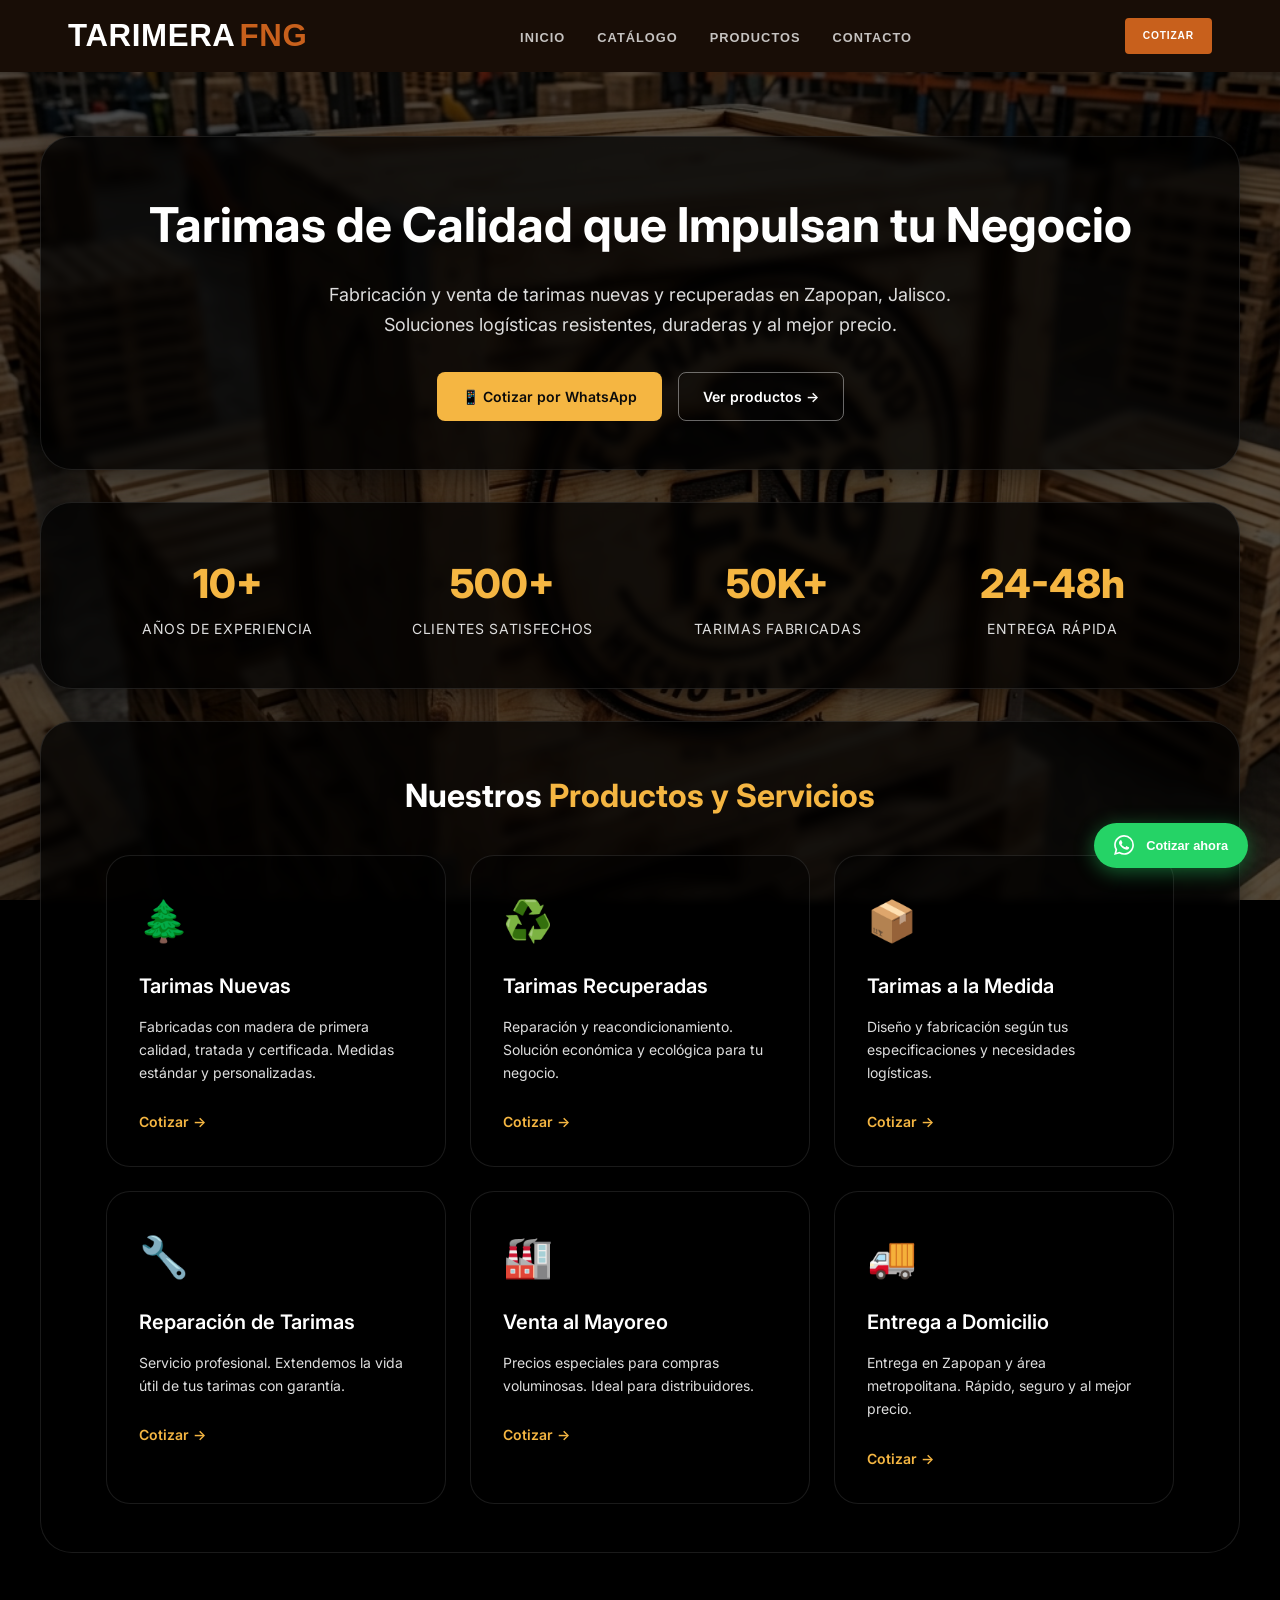
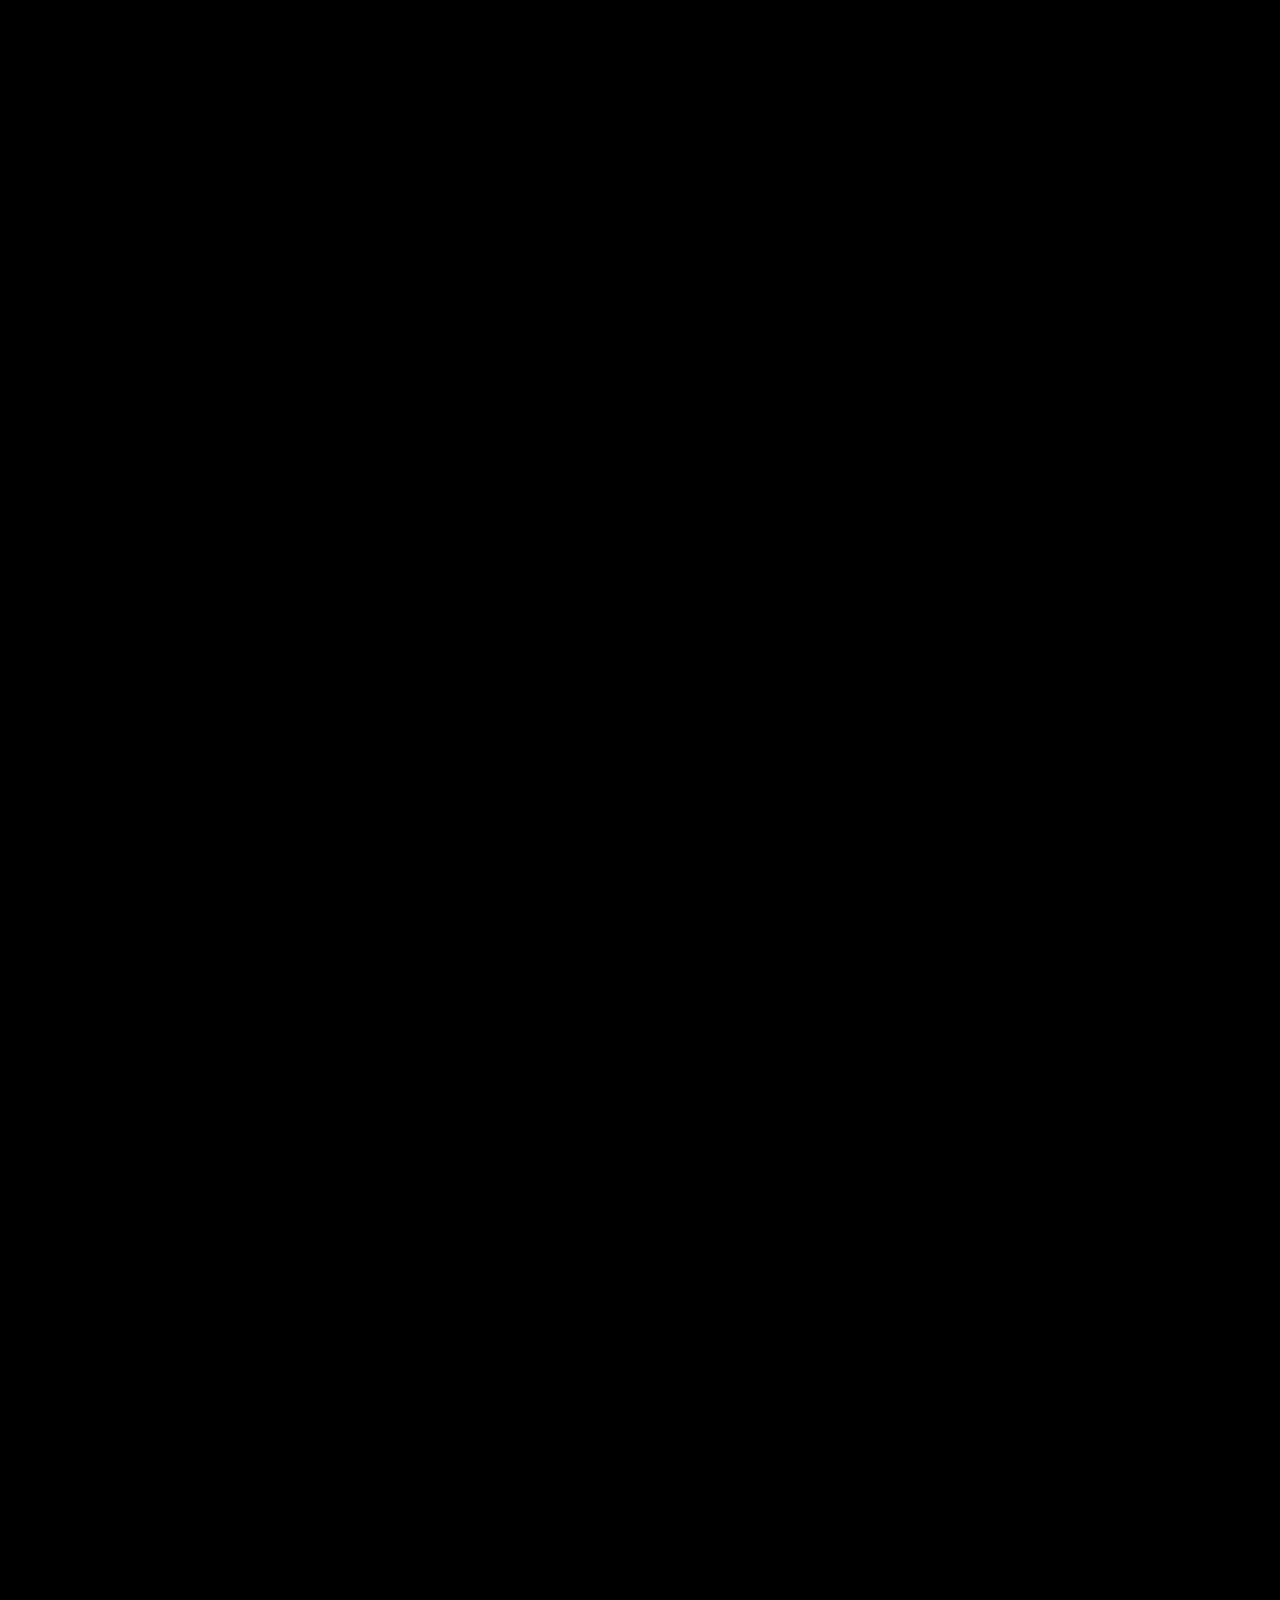
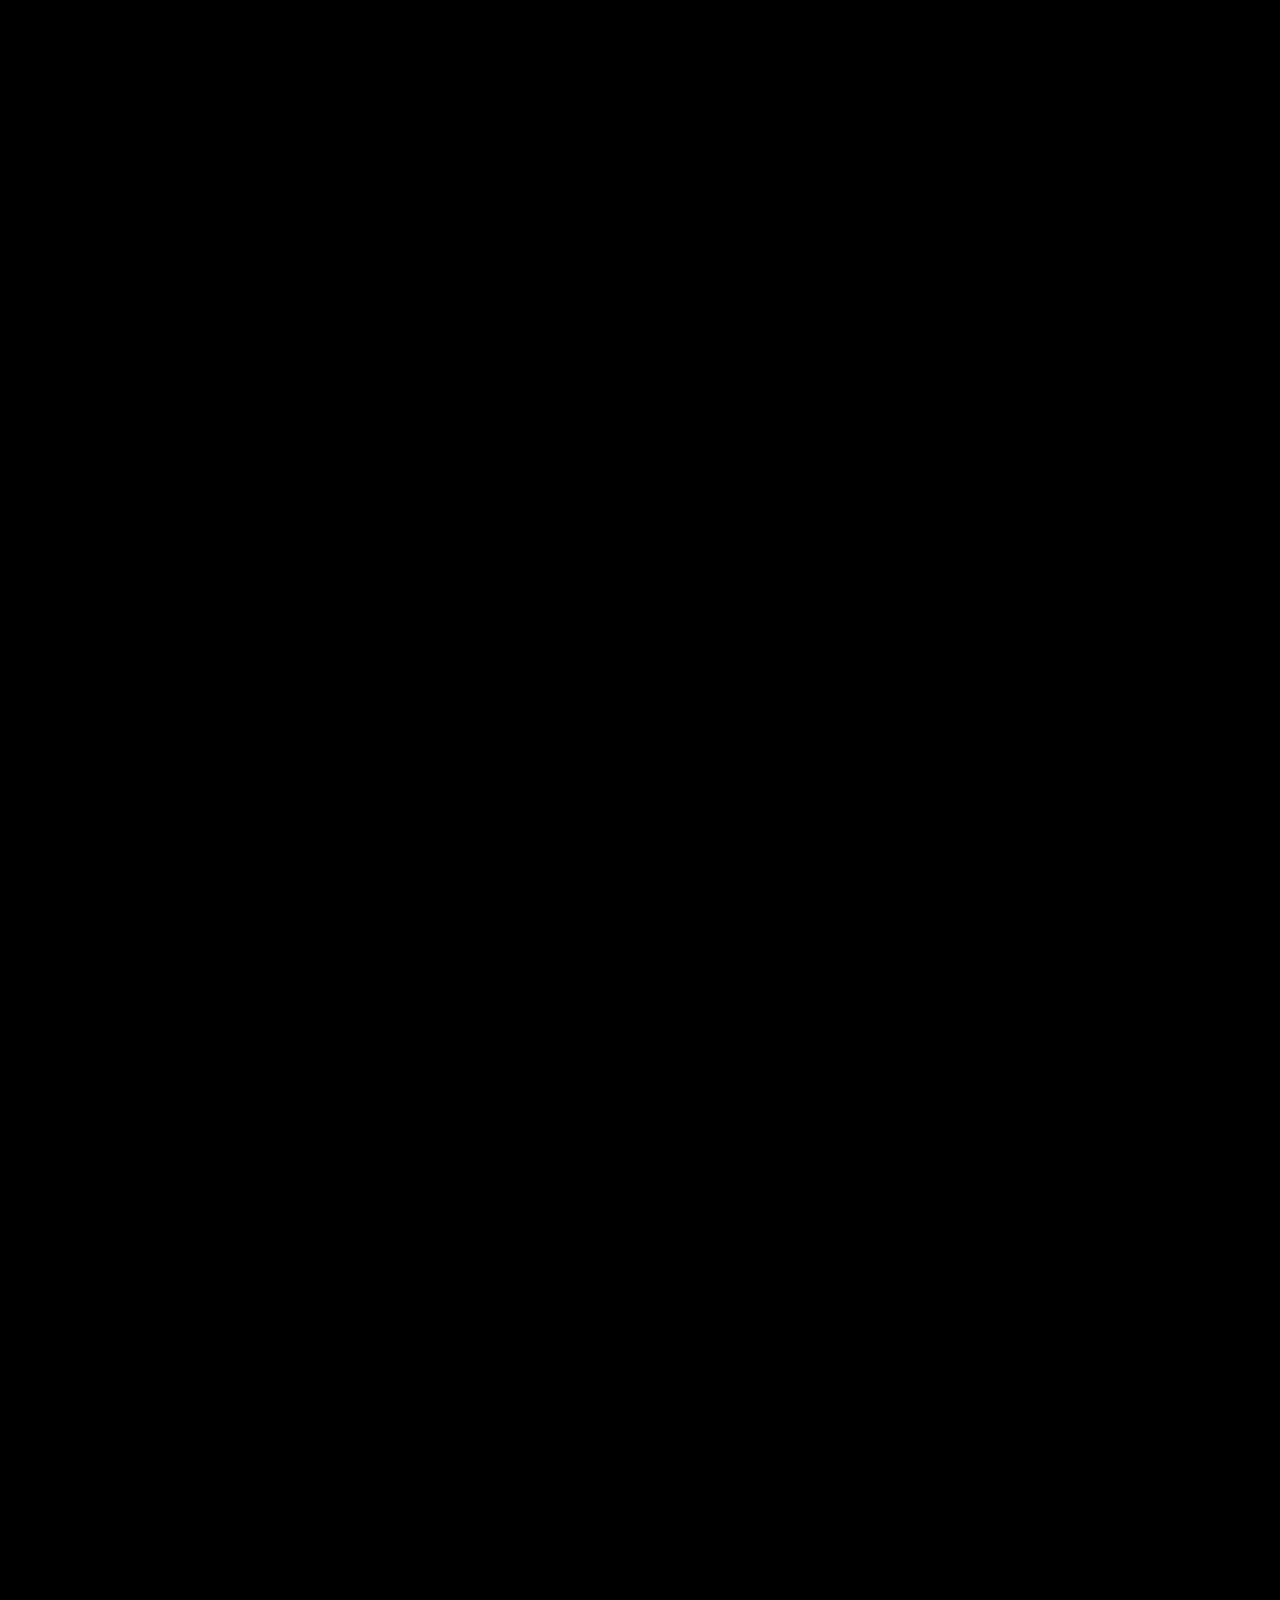
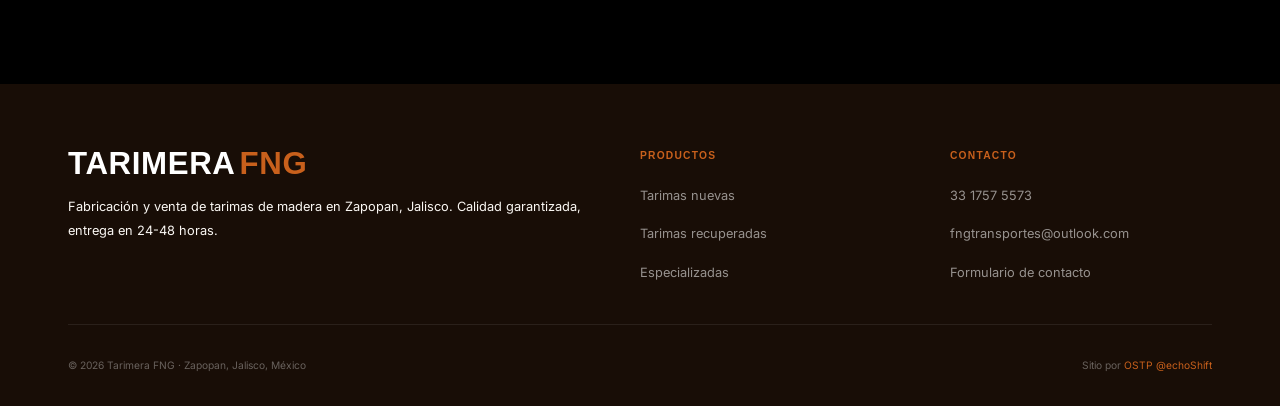
<file: landing-tarimas.html>
<!DOCTYPE html>
<html lang="es">
<head>
  <meta charset="UTF-8">
  <meta name="viewport" content="width=device-width, initial-scale=1.0">
  <title>Tarimera FNG · Tarimas de Calidad en Zapopan</title>
  <meta name="description" content="Fabricación y venta de tarimas nuevas y recuperadas en Zapopan, Jalisco. Calidad garantizada, entrega rápida y los mejores precios.">
  <link rel="preconnect" href="https://fonts.googleapis.com">
  <link rel="preconnect" href="https://fonts.gstatic.com" crossorigin>
  <link href="https://fonts.googleapis.com/css2?family=Inter:opsz,wght@14..32,300;14..32,400;14..32,500;14..32,600;14..32,700;14..32,800&display=swap" rel="stylesheet">
  <link rel="stylesheet" href="src/ds/tarimera-ds.css">
  <style>
    /* ---------- VARIABLES ---------- */
    :root {
      --accent: #F5B642;
      --accent-hover: #FFC857;
      --text: #FFFFFF;
      --text-muted: #DDDDDD;
      --card-bg: rgba(0, 0, 0, 0.75);
      --card-border: rgba(255,255,255,0.1);
      --shadow: 0 8px 24px rgba(0,0,0,0.4);
    }

    * {
      margin: 0;
      padding: 0;
      box-sizing: border-box;
    }

    body {
      font-family: 'Inter', sans-serif;
      color: var(--text);
      background: #000; /* fallback */
      overflow-x: hidden;
    }

    /* ---------- FONDO FIJO CON CARRUSEL ---------- */
    .bg-carousel {
      position: fixed;
      top: 0;
      left: 0;
      width: 100%;
      height: 100%;
      z-index: 0;
      overflow: hidden;
    }

    .bg-slide {
      position: absolute;
      top: 0;
      left: 0;
      width: 100%;
      height: 100%;
      background-size: cover;
      background-position: center;
      opacity: 0;
      transition: opacity 1.5s ease-in-out;
    }

    .bg-slide.active {
      opacity: 1;
    }

    /* Overlay oscuro para mejorar legibilidad */
    .bg-overlay {
      position: absolute;
      top: 0;
      left: 0;
      width: 100%;
      height: 100%;
      background: rgba(0, 0, 0, 0.65);
      z-index: 1;
    }

    /* ---------- CONTENIDO SCROLLABLE ---------- */
    .content {
      position: relative;
      z-index: 2;
      padding-top: 72px; /* altura del navbar */
    }

    /* Secciones estilo "card" */
    .section-card {
      background: var(--card-bg);
      backdrop-filter: blur(4px);
      border-radius: 32px;
      margin: 2rem auto;
      padding: 3rem 2rem;
      max-width: 1200px;
      border: 1px solid var(--card-border);
      box-shadow: var(--shadow);
      transition: transform 0.3s ease;
    }

    .section-card:hover {
      transform: translateY(-5px);
    }

    /* Contenedor interno */
    .container {
      max-width: 1100px;
      margin: 0 auto;
      padding: 0 1rem;
    }

    /* Tipografía */
    .section-title {
      font-size: 2rem;
      font-weight: 700;
      text-align: center;
      margin-bottom: 2rem;
    }
    .section-title span {
      color: var(--accent);
    }

    /* Botones */
    .btn {
      display: inline-flex;
      align-items: center;
      gap: 0.5rem;
      padding: 0.75rem 1.5rem;
      border-radius: 8px;
      font-weight: 600;
      font-size: 0.875rem;
      transition: all 0.2s ease;
      text-decoration: none;
      cursor: pointer;
      border: 1px solid transparent;
    }
    .btn-primary {
      background: var(--accent);
      color: #0A0A0A;
    }
    .btn-primary:hover {
      background: var(--accent-hover);
      transform: translateY(-2px);
    }
    .btn-outline {
      border-color: rgba(255,255,255,0.4);
      color: var(--text);
      background: transparent;
    }
    .btn-outline:hover {
      border-color: var(--accent);
      color: var(--accent);
    }

    /* Stats */
    .stats-grid {
      display: grid;
      grid-template-columns: repeat(4, 1fr);
      gap: 2rem;
      text-align: center;
    }
    .stat-number {
      font-size: 2.5rem;
      font-weight: 800;
      color: var(--accent);
    }
    .stat-label {
      font-size: 0.875rem;
      color: var(--text-muted);
      text-transform: uppercase;
      letter-spacing: 0.05em;
    }

    /* Services grid */
    .services-grid {
      display: grid;
      grid-template-columns: repeat(auto-fit, minmax(280px, 1fr));
      gap: 1.5rem;
    }
    .service-card {
      background: rgba(0,0,0,0.5);
      border: 1px solid var(--card-border);
      border-radius: 24px;
      padding: 2rem;
      transition: all 0.3s ease;
    }
    .service-card:hover {
      border-color: var(--accent);
      transform: translateY(-4px);
    }
    .service-icon {
      font-size: 2.5rem;
      margin-bottom: 1rem;
      display: block;
    }
    .service-card h3 {
      font-size: 1.25rem;
      font-weight: 600;
      margin-bottom: 0.75rem;
    }
    .service-card p {
      color: var(--text-muted);
      font-size: 0.875rem;
      margin-bottom: 1.5rem;
    }
    .service-link {
      color: var(--accent);
      text-decoration: none;
      font-weight: 600;
      font-size: 0.875rem;
      display: inline-flex;
      align-items: center;
      gap: 0.5rem;
    }

    /* Process steps */
    .process-steps {
      display: grid;
      grid-template-columns: repeat(4, 1fr);
      gap: 2rem;
      text-align: center;
    }
    .step-number {
      width: 48px;
      height: 48px;
      background: var(--accent);
      color: #0A0A0A;
      border-radius: 50%;
      display: flex;
      align-items: center;
      justify-content: center;
      font-weight: 800;
      font-size: 1.25rem;
      margin: 0 auto 1rem;
    }
    .step h3 {
      font-size: 1.125rem;
      margin-bottom: 0.5rem;
    }
    .step p {
      color: var(--text-muted);
      font-size: 0.875rem;
    }

    /* Features */
    .features {
      display: grid;
      grid-template-columns: repeat(auto-fit, minmax(250px, 1fr));
      gap: 2rem;
    }
    .feature {
      display: flex;
      align-items: start;
      gap: 1rem;
    }
    .feature-icon {
      font-size: 2rem;
      flex-shrink: 0;
    }
    .feature h3 {
      font-size: 1.125rem;
      margin-bottom: 0.5rem;
    }
    .feature p {
      color: var(--text-muted);
      font-size: 0.875rem;
    }

    /* Testimonials */
    .testimonial-grid {
      display: grid;
      grid-template-columns: repeat(auto-fit, minmax(280px, 1fr));
      gap: 1.5rem;
    }
    .testimonial {
      background: rgba(0,0,0,0.5);
      border: 1px solid var(--card-border);
      border-radius: 24px;
      padding: 2rem;
    }
    .stars {
      color: var(--accent);
      margin-bottom: 1rem;
      letter-spacing: 2px;
    }
    .testimonial p {
      color: var(--text-muted);
      font-size: 0.9375rem;
      margin-bottom: 1.5rem;
    }
    .testimonial-author {
      font-weight: 600;
    }
    .testimonial-author small {
      color: var(--text-muted);
      font-size: 0.75rem;
      display: block;
    }

    /* FAQ */
    .faq-item {
      border-bottom: 1px solid var(--card-border);
      max-width: 800px;
      margin: 0 auto;
    }
    .faq-question {
      padding: 1.25rem 0;
      display: flex;
      justify-content: space-between;
      align-items: center;
      cursor: pointer;
      font-weight: 600;
    }
    .faq-question span {
      color: var(--accent);
      font-size: 1.5rem;
    }
    .faq-answer {
      padding-bottom: 1.25rem;
      color: var(--text-muted);
      display: none;
    }

    /* Contact form */
    .contact-form {
      max-width: 600px;
      margin: 2rem auto;
      background: rgba(0,0,0,0.6);
      padding: 2rem;
      border-radius: 24px;
      text-align: left;
    }
    .form-group {
      margin-bottom: 1.25rem;
    }
    .form-group label {
      display: block;
      margin-bottom: 0.5rem;
      font-size: 0.875rem;
      font-weight: 500;
    }
    .form-group input,
    .form-group select,
    .form-group textarea {
      width: 100%;
      padding: 0.75rem;
      background: rgba(255,255,255,0.1);
      border: 1px solid var(--card-border);
      border-radius: 8px;
      color: var(--text);
      font-family: inherit;
    }
    .form-group input:focus,
    .form-group select:focus,
    .form-group textarea:focus {
      outline: none;
      border-color: var(--accent);
    }
    .form-group textarea {
      resize: vertical;
      min-height: 100px;
    }

    /* Responsive */
    @media (max-width: 768px) {
      .stats-grid,
      .process-steps {
        grid-template-columns: repeat(2, 1fr);
        gap: 1.5rem;
      }
      .section-title {
        font-size: 1.75rem;
      }
      .section-card {
        margin: 1rem;
        padding: 2rem 1.5rem;
      }
    }
    @media (max-width: 480px) {
      .stats-grid,
      .process-steps {
        grid-template-columns: 1fr;
      }
    }
  </style>
</head>
<body>

  <!-- FONDO FIJO CON CARRUSEL -->
  <div class="bg-carousel">
    <div class="bg-slide" style="background-image: url('src/img/slides/background.png');"></div>
    <div class="bg-slide" style="background-image: url('src/img/slides/tarimas-de-madera-en-guadalajara-jalisco.jpg');"></div>
    <div class="bg-slide" style="background-image: url('src/img/slides/tarimas-de-madera.jpg');"></div>
    <div class="bg-slide" style="background-image: url('src/img/slides/transporte-de-tarimas-de-madera.jpg');"></div>
    <div class="bg-overlay"></div>
  </div>

  <!-- CONTENIDO SCROLLABLE -->
  <div class="content">

    <!-- NAVBAR (se mantiene con fondo sólido para legibilidad) -->
    <header class="tn-nav" id="tn-nav">
      <div class="tn-nav-inner">
        <a href="index.html" class="tn-logo">Tarimera <span class="tn-logo-accent">FNG</span></a>
        <ul class="tn-nav-links">
          <li><a href="index.html">Inicio</a></li>
          <li><a href="catalogo-funnel.html">Catálogo</a></li>
          <li><a href="landing-tarimas.html">Productos</a></li>
          <li><a href="contacto.html">Contacto</a></li>
        </ul>
        <a href="https://wa.me/523317575573?text=Hola%2C%20quiero%20cotizar" class="tn-btn tn-btn-primary tn-btn-sm">Cotizar</a>
      </div>
    </header>

    <!-- HERO (sección de bienvenida) -->
    <div class="section-card" style="text-align: center; margin-top: 4rem;">
      <div class="container">
        <h1 style="font-size: 3rem; margin-bottom: 1rem;">Tarimas de Calidad que Impulsan tu Negocio</h1>
        <p style="font-size: 1.125rem; color: var(--text-muted); max-width: 700px; margin: 0 auto 2rem;">Fabricación y venta de tarimas nuevas y recuperadas en Zapopan, Jalisco. Soluciones logísticas resistentes, duraderas y al mejor precio.</p>
        <div style="display: flex; gap: 1rem; justify-content: center; flex-wrap: wrap;">
          <a href="https://wa.me/523317575573?text=Hola%2C%20quiero%20una%20cotizaci%C3%B3n%20de%20tarimas" class="btn btn-primary" target="_blank">📱 Cotizar por WhatsApp</a>
          <a href="#servicios" class="btn btn-outline">Ver productos →</a>
        </div>
      </div>
    </div>

    <!-- STATS -->
    <div class="section-card">
      <div class="container">
        <div class="stats-grid">
          <div><div class="stat-number">10+</div><div class="stat-label">Años de experiencia</div></div>
          <div><div class="stat-number">500+</div><div class="stat-label">Clientes satisfechos</div></div>
          <div><div class="stat-number">50K+</div><div class="stat-label">Tarimas fabricadas</div></div>
          <div><div class="stat-number">24-48h</div><div class="stat-label">Entrega rápida</div></div>
        </div>
      </div>
    </div>

    <!-- SERVICES -->
    <div id="servicios" class="section-card">
      <div class="container">
        <h2 class="section-title">Nuestros <span>Productos y Servicios</span></h2>
        <div class="services-grid">
          <div class="service-card"><span class="service-icon">🌲</span><h3>Tarimas Nuevas</h3><p>Fabricadas con madera de primera calidad, tratada y certificada. Medidas estándar y personalizadas.</p><a href="#contacto" class="service-link">Cotizar →</a></div>
          <div class="service-card"><span class="service-icon">♻️</span><h3>Tarimas Recuperadas</h3><p>Reparación y reacondicionamiento. Solución económica y ecológica para tu negocio.</p><a href="#contacto" class="service-link">Cotizar →</a></div>
          <div class="service-card"><span class="service-icon">📦</span><h3>Tarimas a la Medida</h3><p>Diseño y fabricación según tus especificaciones y necesidades logísticas.</p><a href="#contacto" class="service-link">Cotizar →</a></div>
          <div class="service-card"><span class="service-icon">🔧</span><h3>Reparación de Tarimas</h3><p>Servicio profesional. Extendemos la vida útil de tus tarimas con garantía.</p><a href="#contacto" class="service-link">Cotizar →</a></div>
          <div class="service-card"><span class="service-icon">🏭</span><h3>Venta al Mayoreo</h3><p>Precios especiales para compras voluminosas. Ideal para distribuidores.</p><a href="#contacto" class="service-link">Cotizar →</a></div>
          <div class="service-card"><span class="service-icon">🚚</span><h3>Entrega a Domicilio</h3><p>Entrega en Zapopan y área metropolitana. Rápido, seguro y al mejor precio.</p><a href="#contacto" class="service-link">Cotizar →</a></div>
        </div>
      </div>
    </div>

    <!-- PROCESS -->
    <div id="proceso" class="section-card">
      <div class="container">
        <h2 class="section-title">¿Cómo <span>Trabajamos?</span></h2>
        <div class="process-steps">
          <div class="step"><div class="step-number">1</div><h3>Cotización</h3><p>Nos contactas. Analizamos tus necesidades y te damos el mejor precio en minutos.</p></div>
          <div class="step"><div class="step-number">2</div><h3>Producción</h3><p>Fabricamos o preparamos tus tarimas con altos estándares de calidad.</p></div>
          <div class="step"><div class="step-number">3</div><h3>Entrega</h3><p>Te entregamos en 24-48 horas en tu domicilio o negocio.</p></div>
          <div class="step"><div class="step-number">4</div><h3>Satisfacción</h3><p>Garantizamos la calidad. Tu satisfacción es nuestra prioridad.</p></div>
        </div>
      </div>
    </div>

    <!-- WHY US -->
    <div class="section-card">
      <div class="container">
        <h2 class="section-title">¿Por Qué Elegir <span>Tarimera FNG?</span></h2>
        <div class="features">
          <div class="feature"><div class="feature-icon">✓</div><div><h3>Calidad Garantizada</h3><p>Madera seleccionada y tratada. Estándares internacionales de resistencia.</p></div></div>
          <div class="feature"><div class="feature-icon">⚡</div><div><h3>Entrega Rápida</h3><p>Entregamos en 24-48 horas en la zona metropolitana.</p></div></div>
          <div class="feature"><div class="feature-icon">💰</div><div><h3>Mejores Precios</h3><p>Competimos en precio sin comprometer la calidad.</p></div></div>
          <div class="feature"><div class="feature-icon">🎯</div><div><h3>Personalización</h3><p>Fabricamos a la medida exacta que necesitas.</p></div></div>
          <div class="feature"><div class="feature-icon">🌱</div><div><h3>Compromiso Ecológico</h3><p>Madera sostenible. Reciclamos y reparamos para reducir desperdicios.</p></div></div>
          <div class="feature"><div class="feature-icon">🤝</div><div><h3>Atención Personalizada</h3><p>Te asesoramos directamente, sin intermediarios.</p></div></div>
        </div>
      </div>
    </div>

    <!-- TESTIMONIALS -->
    <div id="clientes" class="section-card">
      <div class="container">
        <h2 class="section-title">Lo que dicen <span>nuestros clientes</span></h2>
        <div class="testimonial-grid">
          <div class="testimonial"><div class="stars">★★★★★</div><p>"Excelente calidad. Las he comprado por más de 2 años y siempre cumplen. Entrega rápida y precio competitivo."</p><div class="testimonial-author">Roberto Sánchez <small>Dueño de Bodega · Zapopan</small></div></div>
          <div class="testimonial"><div class="stars">★★★★★</div><p>"Necesitaba tarimas personalizadas y me las hicieron exactas. Muy profesionales. Ya soy cliente fijo."</p><div class="testimonial-author">María González <small>Productora de Alimentos · Guadalajara</small></div></div>
          <div class="testimonial"><div class="stars">★★★★★</div><p>"El servicio de reparación es excelente. Recuperaron tarimas que pensé que ya no servían. Ahorré mucho dinero."</p><div class="testimonial-author">Carlos Mendoza <small>Logística · Tlaquepaque</small></div></div>
        </div>
      </div>
    </div>

    <!-- FAQ -->
    <div id="faq" class="section-card">
      <div class="container">
        <h2 class="section-title">Preguntas <span>Frecuentes</span></h2>
        <div class="faq-item"><div class="faq-question" onclick="toggleFaq(this)">¿Cuáles son las medidas estándar?<span>+</span></div><div class="faq-answer"><p>Trabajamos con 120x100 cm, 120x80 cm, 100x100 cm y 120x120 cm. También fabricamos a medida.</p></div></div>
        <div class="faq-item"><div class="faq-question" onclick="toggleFaq(this)">¿Cuál es el tiempo de entrega?<span>+</span></div><div class="faq-answer"><p>Para stock: 24-48h. Para personalizados o mayoreo: 3-5 días hábiles.</p></div></div>
        <div class="faq-item"><div class="faq-question" onclick="toggleFaq(this)">¿Hacen entregas fuera de Zapopan?<span>+</span></div><div class="faq-answer"><p>Sí, en toda el área metropolitana de Guadalajara. El costo depende de ubicación y volumen.</p></div></div>
        <div class="faq-item"><div class="faq-question" onclick="toggleFaq(this)">¿Venden al mayoreo?<span>+</span></div><div class="faq-answer"><p>Sí, precios especiales para +50 tarimas. Contáctanos para cotización preferencial.</p></div></div>
        <div class="faq-item"><div class="faq-question" onclick="toggleFaq(this)">¿Tienen garantía?<span>+</span></div><div class="faq-answer"><p>Tarimas nuevas: garantía de fabricación. Recuperadas/reparadas: 30 días de garantía.</p></div></div>
        <div class="faq-item"><div class="faq-question" onclick="toggleFaq(this)">¿Aceptan pedidos urgentes?<span>+</span></div><div class="faq-answer"><p>Sí. Contáctanos por WhatsApp al 33 2263 1883 y haremos lo posible por atenderte el mismo día.</p></div></div>
      </div>
    </div>

    <!-- CONTACT -->
    <div id="contacto" class="section-card" style="margin-bottom: 4rem;">
      <div class="container">
        <h2 class="section-title">Solicita tu <span>Cotización Gratis</span></h2>
        <p style="color: var(--text-muted); text-align: center; max-width: 600px; margin: 0 auto 2rem;">Completa el formulario y te contactamos en menos de 30 minutos</p>
        <div class="contact-form">
          <form id="contactForm">
            <div class="form-group"><label for="nombre">Nombre completo *</label><input type="text" id="nombre" name="nombre" required placeholder="Tu nombre"></div>
            <div class="form-group"><label for="telefono">Teléfono o WhatsApp *</label><input type="tel" id="telefono" name="telefono" required placeholder="33 1234 5678"></div>
            <div class="form-group"><label for="email">Correo electrónico</label><input type="email" id="email" name="email" placeholder="tu@email.com"></div>
            <div class="form-group"><label for="tipo">Tipo de tarima *</label><select id="tipo" name="tipo" required><option value="">Selecciona</option><option value="nuevas">Tarimas Nuevas</option><option value="recuperadas">Recuperadas</option><option value="personalizadas">Personalizadas</option><option value="reparacion">Reparación</option><option value="mayoreo">Mayoreo (+50)</option></select></div>
            <div class="form-group"><label for="cantidad">Cantidad aproximada</label><input type="number" id="cantidad" name="cantidad" placeholder="¿Cuántas tarimas?"></div>
            <div class="form-group"><label for="mensaje">Mensaje adicional</label><textarea id="mensaje" name="mensaje" placeholder="Cuéntanos más..."></textarea></div>
            <button type="submit" class="btn btn-primary" style="width:100%; justify-content:center;">📱 Enviar por WhatsApp</button>
            <p style="margin-top:1rem; font-size:0.75rem; text-align:center; color:var(--text-muted);">✓ Respuesta en menos de 30 minutos · ✓ Sin compromiso</p>
          </form>
        </div>
        <div style="margin-top:3rem; text-align:center;">
          <p style="font-size:1.125rem; margin-bottom:1rem;">📍 Visítanos</p>
          <p><strong>C. Amapola SN, La Magdalena<br>45200 Zapopan, Jalisco</strong></p>
          <p style="margin-top:1rem;">📞 <a href="tel:3317575573" style="color:var(--accent);">33 1757 5573</a></p>
          <p>🕐 <strong>Horario:</strong> Lunes a Viernes 9:00 AM - 6:00 PM</p>
        </div>
      </div>
    </div>

    <!-- FOOTER (con fondo sólido) -->
    <footer class="tn-footer">
      <div class="tn-container">
        <div class="tn-footer-grid">
          <div>
            <a href="index.html" class="tn-logo" style="margin-bottom:1rem;display:inline-flex">Tarimera <span class="tn-logo-accent">FNG</span></a>
            <p class="tn-footer-brand">Fabricación y venta de tarimas de madera en Zapopan, Jalisco. Calidad garantizada, entrega en 24-48 horas.</p>
          </div>
          <div>
            <p class="tn-footer-heading">Productos</p>
            <ul class="tn-footer-links">
              <li><a href="catalogo-funnel.html">Tarimas nuevas</a></li>
              <li><a href="catalogo-funnel.html?f=recuperadas">Tarimas recuperadas</a></li>
              <li><a href="catalogo-funnel.html?f=especializadas">Especializadas</a></li>
            </ul>
          </div>
          <div>
            <p class="tn-footer-heading">Contacto</p>
            <ul class="tn-footer-links">
              <li><a href="tel:3317575573">33 1757 5573</a></li>
              <li><a href="mailto:fngtransportes@outlook.com">fngtransportes@outlook.com</a></li>
              <li><a href="contacto.html">Formulario de contacto</a></li>
            </ul>
          </div>
        </div>
        <div class="tn-footer-copy">
          <span>© 2026 Tarimera FNG · Zapopan, Jalisco, México</span>
          <span>Sitio por <a href="https://wa.me/523317575573" style="color:var(--tn-amber)">OSTP @echoShift</a></span>
        </div>
      </div>
    </footer>
  </div>

  <!-- BOTÓN FLOTANTE WHATSAPP -->
  <a href="https://wa.me/523317575573?text=Hola%20Tarimera%20FNG%2C%20quiero%20cotizar%20tarimas"
     class="tn-wa-float"
     target="_blank"
     rel="noopener noreferrer"
     aria-label="Contactar por WhatsApp">
    <svg viewBox="0 0 24 24" fill="currentColor" xmlns="http://www.w3.org/2000/svg">
      <path d="M17.472 14.382c-.297-.149-1.758-.867-2.03-.967-.273-.099-.471-.148-.67.15-.197.297-.767.966-.94 1.164-.173.199-.347.223-.644.075-.297-.15-1.255-.463-2.39-1.475-.883-.788-1.48-1.761-1.653-2.059-.173-.297-.018-.458.13-.606.134-.133.298-.347.446-.52.149-.174.198-.298.298-.497.099-.198.05-.371-.025-.52-.075-.149-.669-1.612-.916-2.207-.242-.579-.487-.5-.669-.51a12.8 12.8 0 0 0-.57-.01c-.198 0-.52.074-.792.372-.272.297-1.04 1.016-1.04 2.479 0 1.462 1.065 2.875 1.213 3.074.149.198 2.096 3.2 5.077 4.487.709.306 1.262.489 1.694.625.712.227 1.36.195 1.871.118.571-.085 1.758-.719 2.006-1.413.248-.694.248-1.289.173-1.413-.074-.124-.272-.198-.57-.347m-5.421 7.403h-.004a9.87 9.87 0 0 1-5.031-1.378l-.361-.214-3.741.982.998-3.648-.235-.374a9.86 9.86 0 0 1-1.51-5.26c.001-5.45 4.436-9.884 9.888-9.884 2.64 0 5.122 1.03 6.988 2.898a9.825 9.825 0 0 1 2.893 6.994c-.003 5.45-4.437 9.884-9.885 9.884m8.413-18.297A11.815 11.815 0 0 0 12.05 0C5.495 0 .16 5.335.157 11.892c0 2.096.547 4.142 1.588 5.945L.057 24l6.305-1.654a11.882 11.882 0 0 0 5.683 1.448h.005c6.554 0 11.89-5.335 11.893-11.893a11.821 11.821 0 0 0-3.48-8.413z"/>
    </svg>
    Cotizar ahora
  </a>

  <script src="src/ds/tarimera-ds.js"></script>
  <script>
    // Carrusel de fondo fijo
    const slides = document.querySelectorAll('.bg-slide');
    let current = 0;

    function showSlide(index) {
      slides.forEach((slide, i) => {
        slide.classList.toggle('active', i === index);
      });
    }

    function nextSlide() {
      current = (current + 1) % slides.length;
      showSlide(current);
    }

    showSlide(0);
    setInterval(nextSlide, 30000); // cada 30 segundos

    // FAQ toggle
    function toggleFaq(el) {
      const item = el.closest('.faq-item');
      const answer = item.querySelector('.faq-answer');
      const isOpen = answer.style.display === 'block';
      answer.style.display = isOpen ? 'none' : 'block';
      el.querySelector('span').textContent = isOpen ? '+' : '−';
    }
    document.querySelectorAll('.faq-answer').forEach(a => a.style.display = 'none');

    // Formulario a WhatsApp
    document.getElementById('contactForm').addEventListener('submit', function(e) {
      e.preventDefault();
      const nombre = document.getElementById('nombre').value;
      const telefono = document.getElementById('telefono').value;
      const tipo = document.getElementById('tipo').value;
      const cantidad = document.getElementById('cantidad').value;
      const mensaje = document.getElementById('mensaje').value;
      const text = `Hola%2C%20quiero%20cotizar%3A%0A%0A📛%20Nombre%3A%20${nombre}%0A📞%20Tel%3A%20${telefono}%0A📦%20Tipo%3A%20${tipo}%0A🔢%20Cantidad%3A%20${cantidad}%0A💬%20Mensaje%3A%20${mensaje}`;
      window.open(`https://wa.me/523317575573?text=${text}`, '_blank');
    });
  </script>
</body>
</html>
</file>
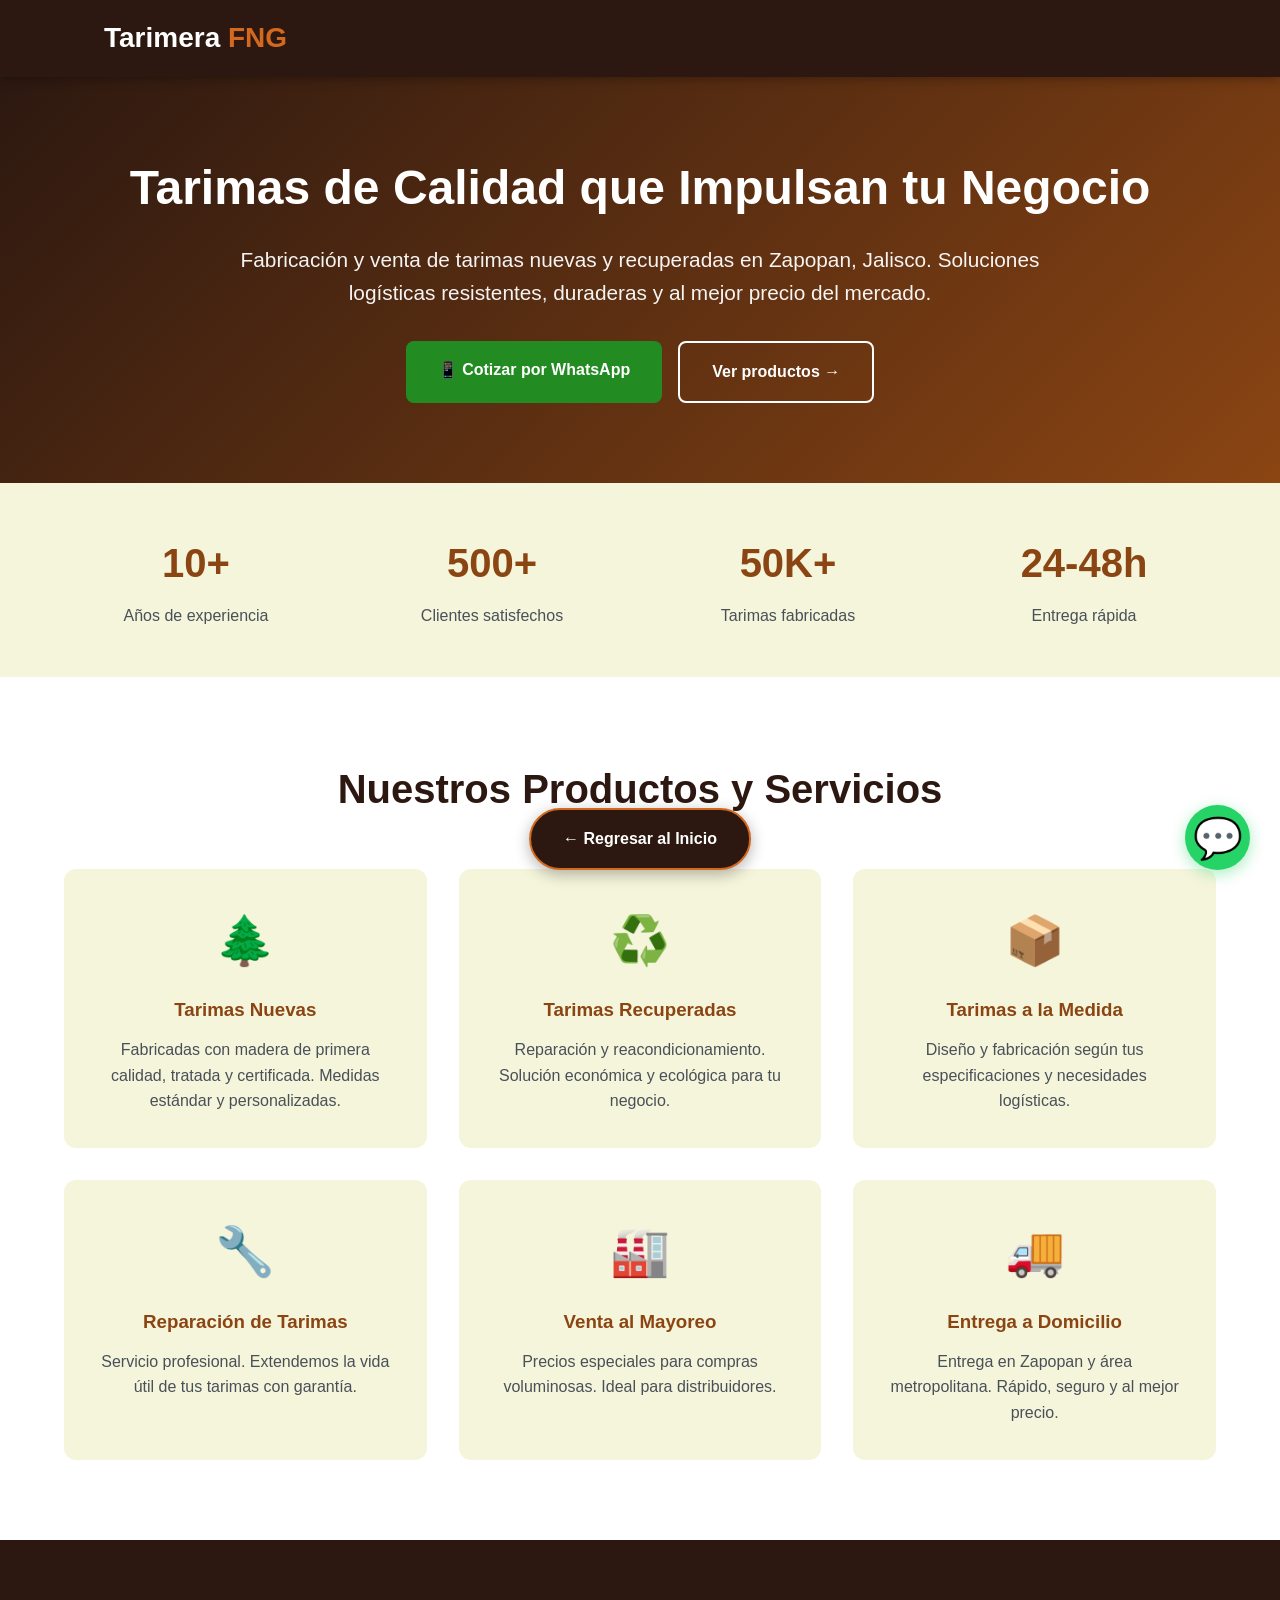
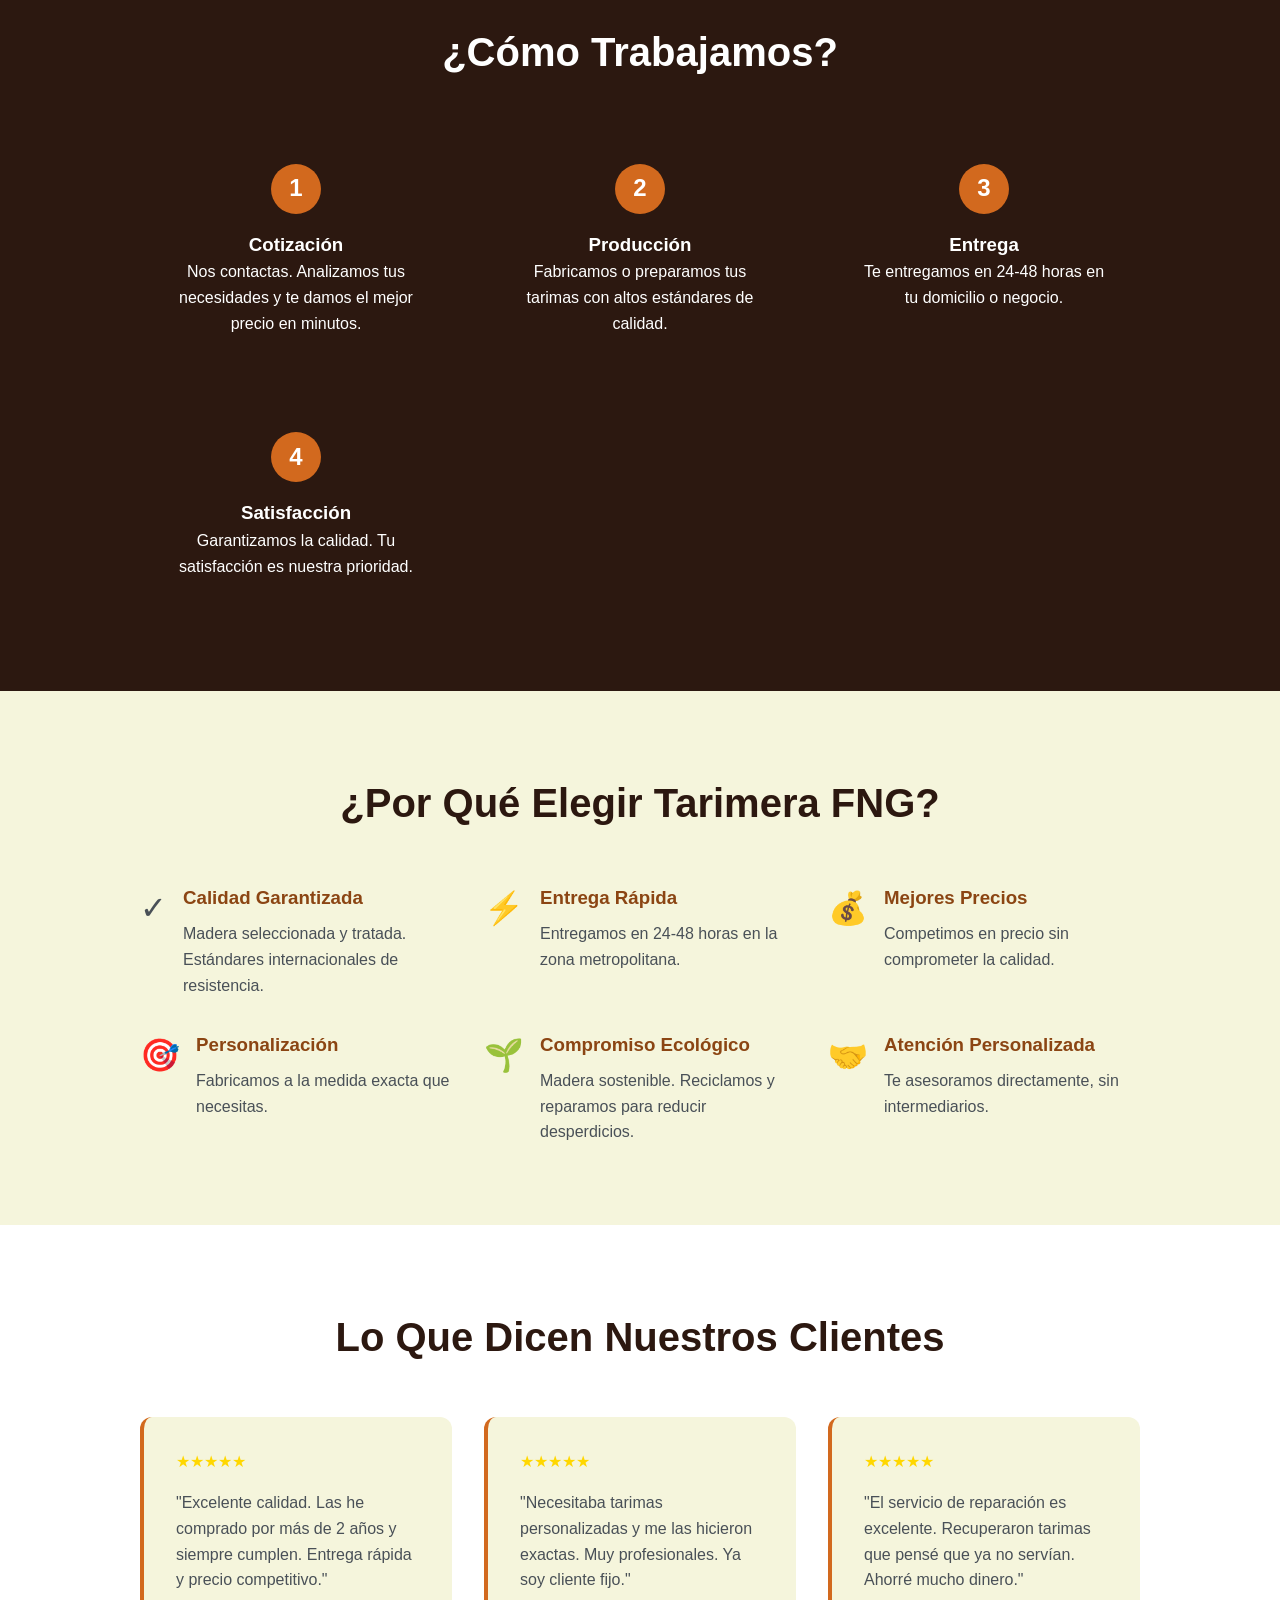
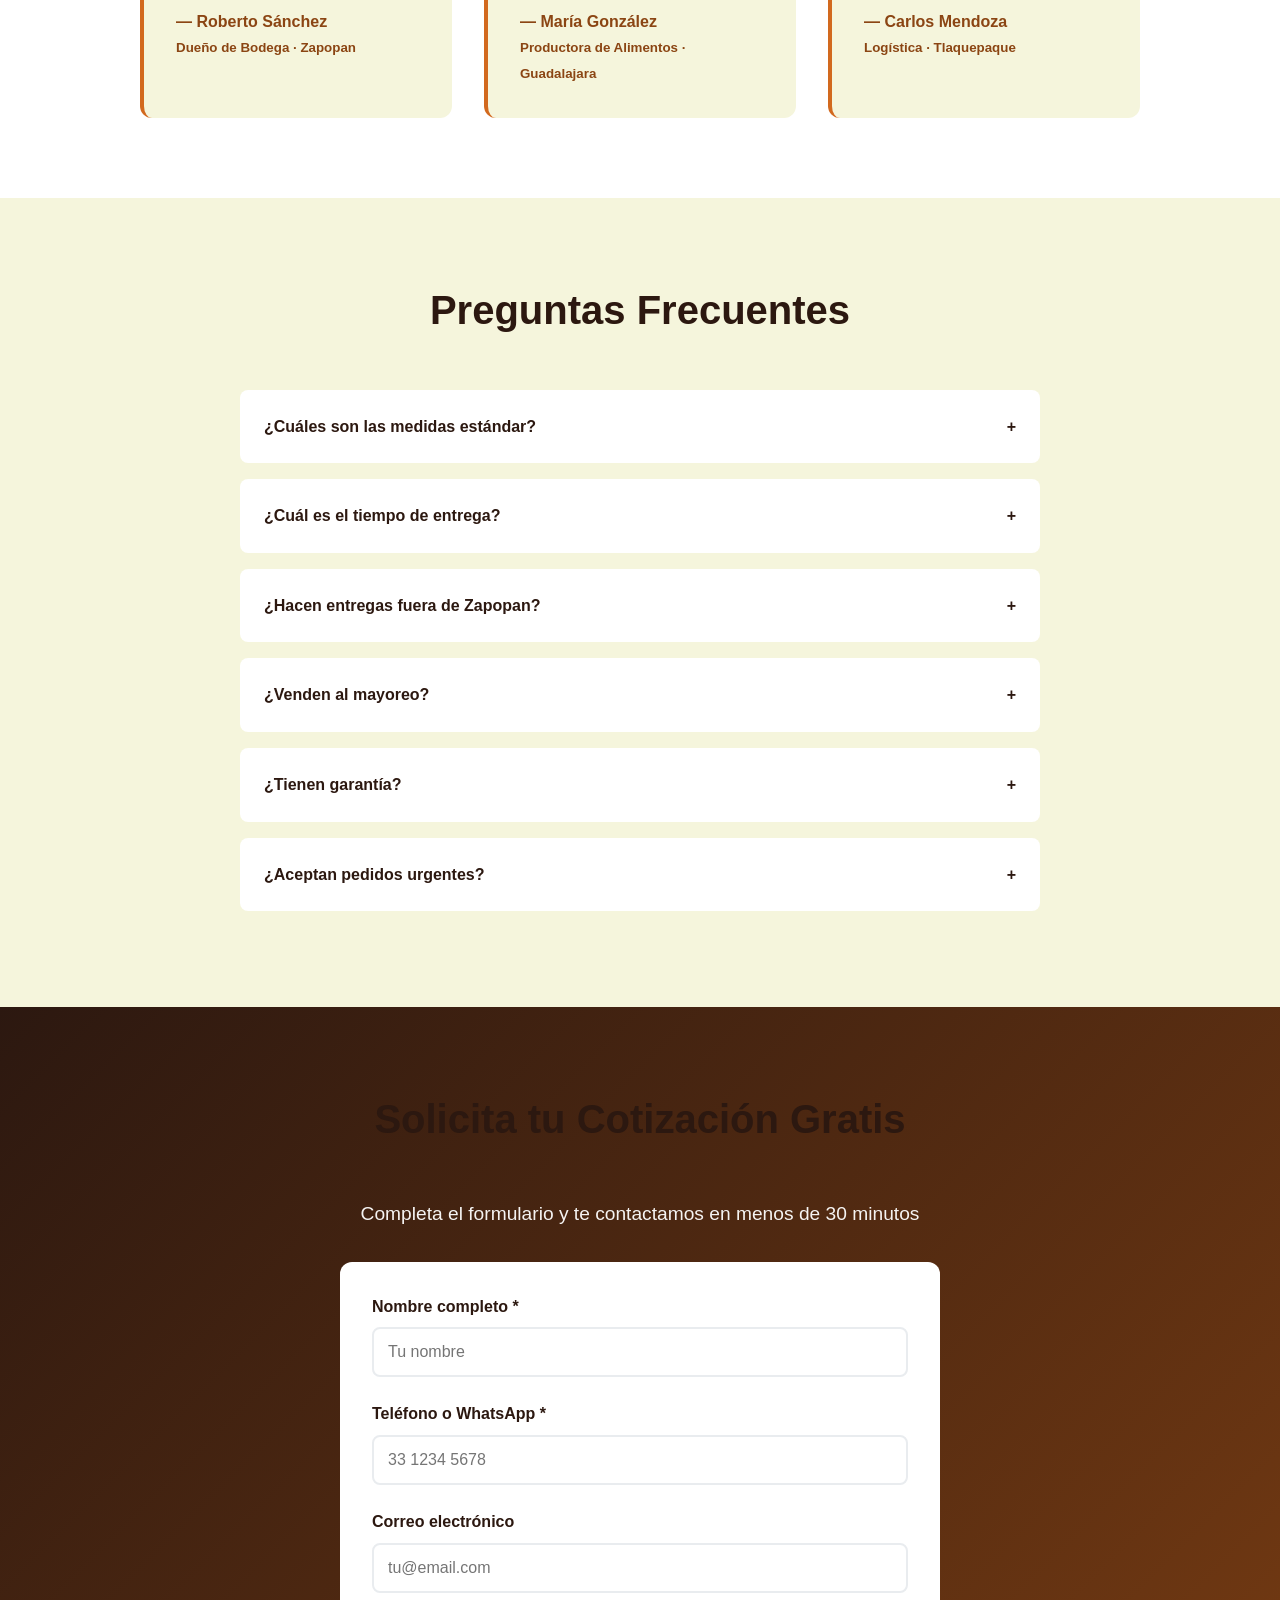
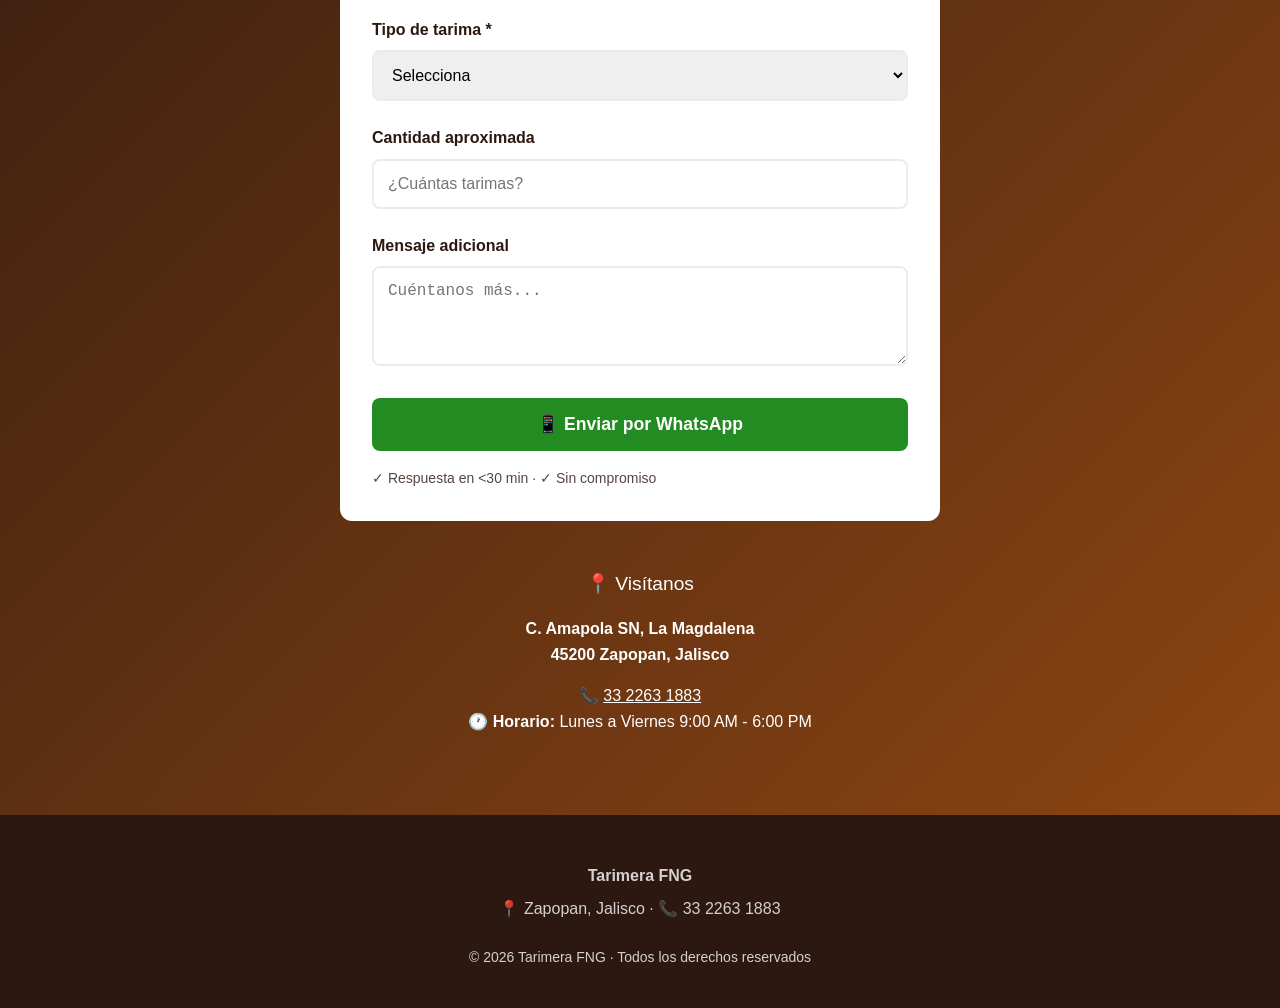
<file: landing.html>
<!DOCTYPE html>
<html lang="es">
<head>
  <meta charset="UTF-8">
  <meta name="viewport" content="width=device-width, initial-scale=1.0">
  <title>Tarimera FNG · Tarimas de Calidad en Zapopan</title>
  <meta name="description" content="Fabricación y venta de tarimas nuevas y recuperadas en Zapopan, Jalisco. Calidad garantizada, entrega rápida.">
  
  <style>
    :root {
      --primary: #8B4513;
      --secondary: #D2691E;
      --accent: #228B22;
      --dark: #2C1810;
      --light: #F5F5DC;
      --white: #FFFFFF;
      --gray-700: #495057;
      --shadow-md: 0 4px 12px rgba(0,0,0,0.1);
      --transition: all 0.3s ease;
    }
    * { margin:0; padding:0; box-sizing:border-box; }
    body {
      font-family: 'Segoe UI', Tahoma, Geneva, Verdana, sans-serif;
      line-height: 1.6;
      color: var(--gray-700);
      background: var(--white);
      padding-top: 70px;
    }
    a { text-decoration:none; color:inherit; }
    .container { width:100%; max-width:1200px; margin:0 auto; padding:0 5%; }
    
    /* Header Minimalista */
    .header-simple {
      background: var(--dark);
      padding: 1rem 0;
      position: fixed;
      width: 100%;
      top: 0;
      z-index: 1000;
      box-shadow: 0 2px 10px rgba(0,0,0,0.3);
    }
    .header-simple .logo {
      color: var(--white);
      font-size: 1.75rem;
      font-weight: 800;
      display: block;
      width: fit-content;
    }
    .header-simple .logo span { color: var(--secondary); }
    
    /* Hero */
    .hero {
      background: linear-gradient(135deg, var(--dark) 0%, var(--primary) 100%);
      color: var(--white);
      padding: 5rem 5%;
      text-align: center;
    }
    .hero h1 { font-size: 3rem; margin-bottom: 1rem; animation: fadeInUp 1s; }
    .hero p { font-size: 1.3rem; margin: 0 auto 2rem; max-width: 800px; opacity: 0.95; }
    .cta-buttons { display: flex; gap: 1rem; justify-content: center; flex-wrap: wrap; }
    .btn { padding: 1rem 2rem; border-radius: 8px; font-weight: 600; transition: var(--transition); display: inline-block; }
    .btn-primary { background: var(--accent); color: var(--white); border: none; }
    .btn-primary:hover { background: #1a6b1a; transform: translateY(-2px); }
    .btn-secondary { background: transparent; color: var(--white); border: 2px solid var(--white); }
    .btn-secondary:hover { background: var(--white); color: var(--dark); }
    
    /* Stats */
    .stats { background: var(--light); padding: 3rem 5%; display: grid; grid-template-columns: repeat(auto-fit, minmax(200px, 1fr)); gap: 2rem; text-align: center; }
    .stat-item h3 { font-size: 2.5rem; color: var(--primary); margin-bottom: 0.5rem; }
    
    /* Services */
    .services { padding: 5rem 5%; background: var(--white); }
    .section-title { text-align: center; font-size: 2.5rem; color: var(--dark); margin-bottom: 3rem; }
    .services-grid { display: grid; grid-template-columns: repeat(auto-fit, minmax(280px, 1fr)); gap: 2rem; max-width: 1200px; margin: 0 auto; }
    .service-card { background: var(--light); padding: 2rem; border-radius: 12px; text-align: center; transition: var(--transition); border: 2px solid transparent; }
    .service-card:hover { transform: translateY(-5px); border-color: var(--secondary); }
    .service-icon { font-size: 3rem; margin-bottom: 1rem; display: block; }
    .service-card h3 { color: var(--primary); margin-bottom: 0.75rem; }
    
    /* Process */
    .process { padding: 5rem 5%; background: var(--dark); color: var(--white); }
    .process .section-title { color: var(--white); }
    .process-steps { display: grid; grid-template-columns: repeat(auto-fit, minmax(250px, 1fr)); gap: 2rem; max-width: 1000px; margin: 0 auto; }
    .step { text-align: center; padding: 2rem; }
    .step-number { background: var(--secondary); color: var(--white); width: 50px; height: 50px; border-radius: 50%; display: flex; align-items: center; justify-content: center; font-size: 1.5rem; font-weight: bold; margin: 0 auto 1rem; }
    
    /* Features */
    .why-us { padding: 5rem 5%; background: var(--light); }
    .features { display: grid; grid-template-columns: repeat(auto-fit, minmax(250px, 1fr)); gap: 2rem; max-width: 1000px; margin: 0 auto; }
    .feature { display: flex; align-items: start; gap: 1rem; }
    .feature-icon { font-size: 2rem; flex-shrink: 0; }
    .feature h3 { color: var(--primary); margin-bottom: 0.5rem; }
    
    /* Testimonials */
    .testimonials { padding: 5rem 5%; background: var(--white); }
    .testimonial-grid { display: grid; grid-template-columns: repeat(auto-fit, minmax(300px, 1fr)); gap: 2rem; max-width: 1000px; margin: 0 auto; }
    .testimonial { background: var(--light); padding: 2rem; border-radius: 12px; border-left: 4px solid var(--secondary); }
    .stars { color: #FFD700; margin-bottom: 1rem; }
    .testimonial-author { margin-top: 1rem; font-weight: bold; color: var(--primary); }
    
    /* FAQ */
    .faq { padding: 5rem 5%; background: var(--light); }
    .faq-item { background: var(--white); margin: 0 auto 1rem; border-radius: 8px; overflow: hidden; max-width: 800px; }
    .faq-question { padding: 1.5rem; cursor: pointer; font-weight: 600; color: var(--dark); display: flex; justify-content: space-between; align-items: center; }
    .faq-answer { padding: 0 1.5rem 1.5rem; color: var(--gray-700); display: none; }
    .faq-item.open .faq-answer { display: block; }
    .faq-item.open .faq-question span { transform: rotate(45deg); }
    
    /* Contact */
    .contact { padding: 5rem 5%; background: linear-gradient(135deg, var(--dark) 0%, var(--primary) 100%); color: var(--white); text-align: center; }
    .contact-form { max-width: 600px; margin: 2rem auto; background: var(--white); padding: 2rem; border-radius: 12px; color: var(--dark); text-align: left; }
    .form-group { margin-bottom: 1.5rem; }
    .form-group label { display: block; margin-bottom: 0.5rem; font-weight: 600; }
    .form-group input, .form-group select, .form-group textarea { width: 100%; padding: 0.875rem; border: 2px solid #e9ecef; border-radius: 8px; font-size: 1rem; }
    .form-group textarea { resize: vertical; min-height: 100px; }
    
    /* Footer */
    .footer { background: var(--dark); color: var(--white); padding: 3rem 0 2rem; text-align: center; }
    .footer p { opacity: 0.8; margin-bottom: 0.5rem; }
    
    /* OverBack Button */
    .overback-container { position: fixed; bottom: 30px; left: 50%; transform: translateX(-50%); z-index: 999; }
    .btn-overback { background: var(--dark); color: var(--white); padding: 1rem 2rem; border-radius: 50px; font-weight: 600; box-shadow: 0 4px 15px rgba(0,0,0,0.3); transition: var(--transition); display: flex; align-items: center; gap: 0.5rem; border: 2px solid var(--secondary); }
    .btn-overback:hover { background: var(--secondary); transform: translateY(-3px); }
    
    /* WhatsApp Float */
    .whatsapp-float { position: fixed; bottom: 30px; right: 30px; background: #25D366; color: var(--white); width: 65px; height: 65px; border-radius: 50%; display: flex; align-items: center; justify-content: center; font-size: 2.5rem; box-shadow: 0 4px 15px rgba(37, 211, 102, 0.4); z-index: 9999; animation: pulse 2s infinite; }
    @keyframes pulse { 0% { box-shadow: 0 0 0 0 rgba(37, 211, 102, 0.7); } 70% { box-shadow: 0 0 0 15px rgba(37, 211, 102, 0); } 100% { box-shadow: 0 0 0 0 rgba(37, 211, 102, 0); } }
    
    @keyframes fadeInUp { from { opacity:0; transform:translateY(30px); } to { opacity:1; transform:translateY(0); } }
    
    @media (max-width: 768px) {
      .hero h1 { font-size: 2rem; }
      .cta-buttons { flex-direction: column; }
      .footer { text-align: center; }
    }
  </style>
</head>
<body>

  <!-- Header Minimalista -->
  <header class="header-simple">
    <div class="container">
      <a href="index.html" class="logo">Tarimera <span>FNG</span></a>
    </div>
  </header>

  <!-- Hero -->
  <section class="hero">
    <div class="container">
      <h1>Tarimas de Calidad que Impulsan tu Negocio</h1>
      <p>Fabricación y venta de tarimas nuevas y recuperadas en Zapopan, Jalisco. Soluciones logísticas resistentes, duraderas y al mejor precio del mercado.</p>
      <div class="cta-buttons">
        <a href="https://wa.me/523317575573?text=Hola%2C%20quiero%20una%20cotizaci%C3%B3n%20de%20tarimas" class="btn btn-primary" target="_blank">📱 Cotizar por WhatsApp</a>
        <a href="#servicios" class="btn btn-secondary">Ver productos →</a>
      </div>
    </div>
  </section>

  <!-- Stats -->
  <section class="stats">
    <div class="stat-item"><h3>10+</h3><p>Años de experiencia</p></div>
    <div class="stat-item"><h3>500+</h3><p>Clientes satisfechos</p></div>
    <div class="stat-item"><h3>50K+</h3><p>Tarimas fabricadas</p></div>
    <div class="stat-item"><h3>24-48h</h3><p>Entrega rápida</p></div>
  </section>

  <!-- Services -->
  <section id="servicios" class="services">
    <h2 class="section-title">Nuestros Productos y Servicios</h2>
    <div class="services-grid">
      <div class="service-card"><span class="service-icon">🌲</span><h3>Tarimas Nuevas</h3><p>Fabricadas con madera de primera calidad, tratada y certificada. Medidas estándar y personalizadas.</p></div>
      <div class="service-card"><span class="service-icon">♻️</span><h3>Tarimas Recuperadas</h3><p>Reparación y reacondicionamiento. Solución económica y ecológica para tu negocio.</p></div>
      <div class="service-card"><span class="service-icon">📦</span><h3>Tarimas a la Medida</h3><p>Diseño y fabricación según tus especificaciones y necesidades logísticas.</p></div>
      <div class="service-card"><span class="service-icon">🔧</span><h3>Reparación de Tarimas</h3><p>Servicio profesional. Extendemos la vida útil de tus tarimas con garantía.</p></div>
      <div class="service-card"><span class="service-icon">🏭</span><h3>Venta al Mayoreo</h3><p>Precios especiales para compras voluminosas. Ideal para distribuidores.</p></div>
      <div class="service-card"><span class="service-icon">🚚</span><h3>Entrega a Domicilio</h3><p>Entrega en Zapopan y área metropolitana. Rápido, seguro y al mejor precio.</p></div>
    </div>
  </section>

  <!-- Process -->
  <section id="proceso" class="process">
    <h2 class="section-title">¿Cómo Trabajamos?</h2>
    <div class="process-steps">
      <div class="step"><div class="step-number">1</div><h3>Cotización</h3><p>Nos contactas. Analizamos tus necesidades y te damos el mejor precio en minutos.</p></div>
      <div class="step"><div class="step-number">2</div><h3>Producción</h3><p>Fabricamos o preparamos tus tarimas con altos estándares de calidad.</p></div>
      <div class="step"><div class="step-number">3</div><h3>Entrega</h3><p>Te entregamos en 24-48 horas en tu domicilio o negocio.</p></div>
      <div class="step"><div class="step-number">4</div><h3>Satisfacción</h3><p>Garantizamos la calidad. Tu satisfacción es nuestra prioridad.</p></div>
    </div>
  </section>

  <!-- Why Us -->
  <section class="why-us">
    <h2 class="section-title">¿Por Qué Elegir Tarimera FNG?</h2>
    <div class="features">
      <div class="feature"><span class="feature-icon">✓</span><div><h3>Calidad Garantizada</h3><p>Madera seleccionada y tratada. Estándares internacionales de resistencia.</p></div></div>
      <div class="feature"><span class="feature-icon">⚡</span><div><h3>Entrega Rápida</h3><p>Entregamos en 24-48 horas en la zona metropolitana.</p></div></div>
      <div class="feature"><span class="feature-icon">💰</span><div><h3>Mejores Precios</h3><p>Competimos en precio sin comprometer la calidad.</p></div></div>
      <div class="feature"><span class="feature-icon">🎯</span><div><h3>Personalización</h3><p>Fabricamos a la medida exacta que necesitas.</p></div></div>
      <div class="feature"><span class="feature-icon">🌱</span><div><h3>Compromiso Ecológico</h3><p>Madera sostenible. Reciclamos y reparamos para reducir desperdicios.</p></div></div>
      <div class="feature"><span class="feature-icon">🤝</span><div><h3>Atención Personalizada</h3><p>Te asesoramos directamente, sin intermediarios.</p></div></div>
    </div>
  </section>

  <!-- Testimonials -->
  <section id="clientes" class="testimonials">
    <h2 class="section-title">Lo Que Dicen Nuestros Clientes</h2>
    <div class="testimonial-grid">
      <div class="testimonial"><div class="stars">★★★★★</div><p>"Excelente calidad. Las he comprado por más de 2 años y siempre cumplen. Entrega rápida y precio competitivo."</p><div class="testimonial-author">— Roberto Sánchez<br><small>Dueño de Bodega · Zapopan</small></div></div>
      <div class="testimonial"><div class="stars">★★★★★</div><p>"Necesitaba tarimas personalizadas y me las hicieron exactas. Muy profesionales. Ya soy cliente fijo."</p><div class="testimonial-author">— María González<br><small>Productora de Alimentos · Guadalajara</small></div></div>
      <div class="testimonial"><div class="stars">★★★★★</div><p>"El servicio de reparación es excelente. Recuperaron tarimas que pensé que ya no servían. Ahorré mucho dinero."</p><div class="testimonial-author">— Carlos Mendoza<br><small>Logística · Tlaquepaque</small></div></div>
    </div>
  </section>

  <!-- FAQ -->
  <section id="faq" class="faq">
    <h2 class="section-title">Preguntas Frecuentes</h2>
    <div class="faq-item"><div class="faq-question" onclick="this.parentElement.classList.toggle('open')">¿Cuáles son las medidas estándar?<span>+</span></div><div class="faq-answer"><p>Trabajamos con 120x100 cm, 120x80 cm, 100x100 cm y 120x120 cm. También fabricamos a medida.</p></div></div>
    <div class="faq-item"><div class="faq-question" onclick="this.parentElement.classList.toggle('open')">¿Cuál es el tiempo de entrega?<span>+</span></div><div class="faq-answer"><p>Para stock: 24-48h. Para personalizados o mayoreo: 3-5 días hábiles.</p></div></div>
    <div class="faq-item"><div class="faq-question" onclick="this.parentElement.classList.toggle('open')">¿Hacen entregas fuera de Zapopan?<span>+</span></div><div class="faq-answer"><p>Sí, en toda el área metropolitana de Guadalajara. El costo depende de ubicación y volumen.</p></div></div>
    <div class="faq-item"><div class="faq-question" onclick="this.parentElement.classList.toggle('open')">¿Venden al mayoreo?<span>+</span></div><div class="faq-answer"><p>Sí, precios especiales para +50 tarimas. Contáctanos para cotización preferencial.</p></div></div>
    <div class="faq-item"><div class="faq-question" onclick="this.parentElement.classList.toggle('open')">¿Tienen garantía?<span>+</span></div><div class="faq-answer"><p>Tarimas nuevas: garantía de fabricación. Recuperadas/reparadas: 30 días de garantía.</p></div></div>
    <div class="faq-item"><div class="faq-question" onclick="this.parentElement.classList.toggle('open')">¿Aceptan pedidos urgentes?<span>+</span></div><div class="faq-answer"><p>Sí. Contáctanos por WhatsApp al 33 2263 1883 y haremos lo posible por atenderte el mismo día.</p></div></div>
  </section>

  <!-- Contact -->
  <section id="contacto" class="contact">
    <h2 class="section-title">Solicita tu Cotización Gratis</h2>
    <p style="font-size:1.2rem; margin-bottom:2rem; opacity:0.95;">Completa el formulario y te contactamos en menos de 30 minutos</p>
    <div class="contact-form">
      <form id="contactForm">
        <div class="form-group"><label for="nombre">Nombre completo *</label><input type="text" id="nombre" name="nombre" required placeholder="Tu nombre"></div>
        <div class="form-group"><label for="telefono">Teléfono o WhatsApp *</label><input type="tel" id="telefono" name="telefono" required placeholder="33 1234 5678"></div>
        <div class="form-group"><label for="email">Correo electrónico</label><input type="email" id="email" name="email" placeholder="tu@email.com"></div>
        <div class="form-group"><label for="tipo">Tipo de tarima *</label><select id="tipo" name="tipo" required><option value="">Selecciona</option><option value="nuevas">Tarimas Nuevas</option><option value="recuperadas">Recuperadas</option><option value="personalizadas">Personalizadas</option><option value="reparacion">Reparación</option><option value="mayoreo">Mayoreo (+50)</option></select></div>
        <div class="form-group"><label for="cantidad">Cantidad aproximada</label><input type="number" id="cantidad" name="cantidad" placeholder="¿Cuántas tarimas?"></div>
        <div class="form-group"><label for="mensaje">Mensaje adicional</label><textarea id="mensaje" name="mensaje" placeholder="Cuéntanos más..."></textarea></div>
        <button type="submit" class="btn btn-primary" style="width:100%; font-size:1.1rem;">📱 Enviar por WhatsApp</button>
        <p style="margin-top:1rem; font-size:0.875rem; opacity:0.8;">✓ Respuesta en <30 min · ✓ Sin compromiso</p>
      </form>
    </div>
    <div style="margin-top:3rem;">
      <p style="font-size:1.2rem; margin-bottom:1rem;">📍 Visítanos</p>
      <p><strong>C. Amapola SN, La Magdalena<br>45200 Zapopan, Jalisco</strong></p>
      <p style="margin-top:1rem;">📞 <a href="tel:+523317575573" style="color:var(--white); text-decoration:underline;">33 2263 1883</a></p>
      <p>🕐 <strong>Horario:</strong> Lunes a Viernes 9:00 AM - 6:00 PM</p>
    </div>
  </section>

  <!-- Footer -->
  <footer class="footer">
    <div class="container">
      <p><strong>Tarimera FNG</strong></p>
      <p>📍 Zapopan, Jalisco · 📞 33 2263 1883</p>
      <p style="margin-top:1.5rem; font-size:0.875rem;">© 2026 Tarimera FNG · Todos los derechos reservados</p>
    </div>
  </footer>

  <!-- OverBack Button -->
  <div class="overback-container">
    <a href="index.html" class="btn-overback">← Regresar al Inicio</a>
  </div>

  <!-- WhatsApp Float -->
  <a href="https://wa.me/523317575573?text=Hola%20Tarimera%20FNG%2C%20quiero%20cotizar%20tarimas" 
     class="whatsapp-float" 
     target="_blank"
     aria-label="Contactar por WhatsApp"
     title="Cotizar por WhatsApp">💬</a>

  <script>
    // Smooth scroll
    document.querySelectorAll('a[href^="#"]').forEach(anchor => {
      anchor.addEventListener('click', function(e) {
        const href = this.getAttribute('href');
        if (href !== '#' && href.length > 1) {
          e.preventDefault();
          const target = document.querySelector(href);
          if (target) target.scrollIntoView({ behavior: 'smooth', block: 'start' });
        }
      });
    });

    // Form to WhatsApp
    document.getElementById('contactForm').addEventListener('submit', function(e) {
      e.preventDefault();
      const nombre = document.getElementById('nombre').value;
      const telefono = document.getElementById('telefono').value;
      const tipo = document.getElementById('tipo').value;
      const cantidad = document.getElementById('cantidad').value;
      const mensaje = document.getElementById('mensaje').value;
      const text = `Hola%2C%20quiero%20cotizar%3A%0A%0A📛%20Nombre%3A%20${nombre}%0A📞%20Tel%3A%20${telefono}%0A📦%20Tipo%3A%20${tipo}%0A🔢%20Cantidad%3A%20${cantidad}%0A💬%20Mensaje%3A%20${mensaje}`;
      window.open(`https://wa.me/523317575573?text=${text}`, '_blank');
    });
  </script>
  </body>
</html>
</file>
<file: src/ds/tarimera-ds.css>
/* ════════════════════════════════════════════════════════════════
               TARIMERA FNG · Design System v1.0
               OSTP @echoShift · Zapopan, Jalisco · 2026
               ────────────────────────────────────────────────────────────────
               USO: incluir en <head> después del snippet de Google Fonts
               <link rel="stylesheet" href="src/ds/tarimera-ds.css">
               ════════════════════════════════════════════════════════════════ */


            /* ── 1. TOKENS DE COLOR ─────────────────────────────────────────
               Paleta refinada a partir de la base marrón original.
               Nomenclatura semántica: --tn-[nombre]
               tn = tarimera namespace
               ──────────────────────────────────────────────────────────────── */
            :root {

              /* · Caoba · Color primario de marca
                   Refinado de #8B4513 → más profundo, menos "saddlebrown genérico" */
              --tn-mahogany:        #7A3B1E;
              --tn-mahogany-dk:     #5C2A12;
              --tn-mahogany-lt:     #A05030;
              --tn-mahogany-xlt:    #C4835A;

              /* · Ámbar · Secundario / CTAs de acción
                   Refinado de #D2691E → más vibrante, más invitante */
              --tn-amber:           #C8601C;
              --tn-amber-hover:     #E8753A;
              --tn-amber-muted:     #F0A070;

              /* · Pino · Acento verde · Disponibilidad / éxito / naturaleza */
              --tn-pine:            #1A6B2C;
              --tn-pine-lt:         #25883A;
              --tn-pine-bg:         #EBF5EE;

              /* · Corteza · Fondos oscuros · Navbars, heroes, footers */
              --tn-bark:            #180D06;
              --tn-bark-2:          #2A1610;
              --tn-bark-3:          #3D2218;

              /* · Texturas claras · Fondos, superficies, separadores */
              --tn-grain:           #F9F3EC;   /* fondo base cálido */
              --tn-sawdust:         #EDE2D0;   /* superficie alternada */
              --tn-plank:           #D4BFA1;   /* borde / separador */
              --tn-straw:           #BEA888;   /* texto terciario */

              /* · Blancos y negros */
              --tn-white:           #FFFFFF;
              --tn-off-white:       #FAF7F3;
              --tn-text:            #1C0F07;   /* texto primario */
              --tn-text-2:          #4A2E1A;   /* texto secundario */
              --tn-text-muted:      #7D5A40;   /* texto terciario */


              /* ── 2. TIPOGRAFÍA ───────────────────────────────────────────
                 Oswald (industrial, condensed) + Source Serif 4 (calidez, oficio)
                 Cargan vía el snippet de Google Fonts
                 ──────────────────────────────────────────────────────────── */
              --tn-font-display:    'Oswald', sans-serif;
              --tn-font-body:       'Source Serif 4', serif;
              --tn-font-ui:         'DM Sans', sans-serif;   /* botones, labels, nav */

              /* Escala tipográfica (Major Third · 1.250×) */
              --tn-text-xs:         0.64rem;    /*  10.24px */
              --tn-text-sm:         0.8rem;     /*  12.8px  */
              --tn-text-base:       1rem;       /*  16px    */
              --tn-text-md:         1.25rem;    /*  20px    */
              --tn-text-lg:         1.563rem;   /*  25px    */
              --tn-text-xl:         1.953rem;   /*  31px    */
              --tn-text-2xl:        2.441rem;   /*  39px    */
              --tn-text-3xl:        3.052rem;   /*  49px    */
              --tn-text-hero:       4.5rem;     /*  72px    */
              --tn-text-display:    6.5rem;     /* 104px    */

              /* Line heights */
              --tn-leading-tight:   1.15;
              --tn-leading-snug:    1.35;
              --tn-leading-base:    1.65;
              --tn-leading-loose:   1.85;


              /* ── 3. SPACING ──────────────────────────────────────────────
                 Escala de 4px base
                 ──────────────────────────────────────────────────────────── */
              --tn-space-1:         0.25rem;    /*  4px */
              --tn-space-2:         0.5rem;     /*  8px */
              --tn-space-3:         0.75rem;    /* 12px */
              --tn-space-4:         1rem;       /* 16px */
              --tn-space-5:         1.25rem;    /* 20px */
              --tn-space-6:         1.5rem;     /* 24px */
              --tn-space-8:         2rem;       /* 32px */
              --tn-space-10:        2.5rem;     /* 40px */
              --tn-space-12:        3rem;       /* 48px */
              --tn-space-16:        4rem;       /* 64px */
              --tn-space-20:        5rem;       /* 80px */
              --tn-space-24:        6rem;       /* 96px */
              --tn-space-32:        8rem;       /* 128px */


              /* ── 4. RADIOS ───────────────────────────────────────────────*/
              --tn-radius-sm:       4px;
              --tn-radius-md:       8px;
              --tn-radius-lg:       14px;
              --tn-radius-xl:       20px;
              --tn-radius-pill:     999px;


              /* ── 5. SOMBRAS ──────────────────────────────────────────────*/
              --tn-shadow-xs:       0 1px 3px rgba(24,13,6,0.08);
              --tn-shadow-sm:       0 2px 8px  rgba(24,13,6,0.10);
              --tn-shadow-md:       0 4px 16px rgba(24,13,6,0.12);
              --tn-shadow-lg:       0 8px 28px rgba(24,13,6,0.15);
              --tn-shadow-xl:       0 16px 48px rgba(24,13,6,0.20);
              --tn-shadow-glow-amber: 0 0 0 3px rgba(200,96,28,0.25);
              --tn-shadow-glow-pine:  0 0 0 3px rgba(26,107,44,0.25);


              /* ── 6. TRANSICIONES ─────────────────────────────────────────*/
              --tn-ease:            cubic-bezier(0.25, 0.1, 0.25, 1);
              --tn-ease-out:        cubic-bezier(0, 0, 0.2, 1);
              --tn-ease-spring:     cubic-bezier(0.34, 1.56, 0.64, 1);
              --tn-transition-fast: 150ms var(--tn-ease);
              --tn-transition-base: 250ms var(--tn-ease-out);
              --tn-transition-slow: 400ms var(--tn-ease-out);


              /* ── 7. LAYOUT ───────────────────────────────────────────────*/
              --tn-container:       1240px;
              --tn-container-sm:    840px;
              --tn-container-xs:    640px;
              --tn-nav-height:      72px;
              --tn-section-y:       var(--tn-space-24);
              --tn-section-x:       clamp(1.25rem, 5vw, 3rem);


              /* ── 8. Z-INDEX ──────────────────────────────────────────────*/
              --tn-z-base:          1;
              --tn-z-raised:        10;
              --tn-z-nav:           100;
              --tn-z-overlay:       200;
              --tn-z-modal:         300;
              --tn-z-toast:         400;
            }


            /* ── RESET / BASE ───────────────────────────────────────────────── */
            *, *::before, *::after {
              margin: 0;
              padding: 0;
              box-sizing: border-box;
            }

            html {
              scroll-behavior: smooth;
              font-size: 16px;
              -webkit-font-smoothing: antialiased;
              -moz-osx-font-smoothing: grayscale;
              text-rendering: optimizeLegibility;
            }

            body {
              font-family: var(--tn-font-body);
              font-size: var(--tn-text-base);
              line-height: var(--tn-leading-base);
              color: var(--tn-text);
              background: var(--tn-grain);
              overflow-x: hidden;
            }

            img, video, svg {
              display: block;
              max-width: 100%;
            }

            a {
              color: inherit;
              text-decoration: none;
            }

            button {
              cursor: pointer;
              font-family: var(--tn-font-ui);
              border: none;
              background: none;
            }

            input, textarea, select {
              font-family: var(--tn-font-ui);
              font-size: var(--tn-text-base);
            }


            /* ── CONTENEDORES ───────────────────────────────────────────────── */
            .tn-container {
              width: 100%;
              max-width: var(--tn-container);
              margin: 0 auto;
              padding-inline: var(--tn-section-x);
            }

            .tn-container-sm {
              max-width: var(--tn-container-sm);
            }

            .tn-container-xs {
              max-width: var(--tn-container-xs);
            }


            /* ── TIPOGRAFÍA ─────────────────────────────────────────────────── */

            /* Display: Oswald en mayúsculas + letter-spacing ajustado */
            .tn-display {
              font-family: var(--tn-font-display);
              font-size: clamp(var(--tn-text-3xl), 8vw, var(--tn-text-display));
              font-weight: 700;
              line-height: var(--tn-leading-tight);
              letter-spacing: -0.01em;
              text-transform: uppercase;
              color: var(--tn-text);
            }

            .tn-hero-title {
              font-family: var(--tn-font-display);
              font-size: clamp(var(--tn-text-2xl), 6.5vw, var(--tn-text-hero));
              font-weight: 700;
              line-height: var(--tn-leading-tight);
              letter-spacing: -0.01em;
              text-transform: uppercase;
              color: var(--tn-white);
            }

            .tn-h1 {
              font-family: var(--tn-font-display);
              font-size: clamp(var(--tn-text-xl), 4.5vw, var(--tn-text-3xl));
              font-weight: 600;
              line-height: var(--tn-leading-snug);
              text-transform: uppercase;
              letter-spacing: 0.02em;
            }

            .tn-h2 {
              font-family: var(--tn-font-display);
              font-size: clamp(var(--tn-text-lg), 3vw, var(--tn-text-2xl));
              font-weight: 600;
              line-height: var(--tn-leading-snug);
              text-transform: uppercase;
              letter-spacing: 0.02em;
            }

            .tn-h3 {
              font-family: var(--tn-font-display);
              font-size: var(--tn-text-xl);
              font-weight: 500;
              text-transform: uppercase;
              letter-spacing: 0.03em;
            }

            .tn-body-lg {
              font-size: var(--tn-text-md);
              line-height: var(--tn-leading-loose);
              color: var(--tn-text-2);
            }

            .tn-body {
              font-size: var(--tn-text-base);
              line-height: var(--tn-leading-base);
              color: var(--tn-text-2);
            }

            .tn-body-sm {
              font-size: var(--tn-text-sm);
              line-height: var(--tn-leading-base);
              color: var(--tn-text-muted);
            }

            .tn-label {
              font-family: var(--tn-font-ui);
              font-size: var(--tn-text-xs);
              font-weight: 600;
              text-transform: uppercase;
              letter-spacing: 0.12em;
              color: var(--tn-text-muted);
            }

            .tn-eyebrow {
              font-family: var(--tn-font-ui);
              font-size: var(--tn-text-sm);
              font-weight: 600;
              text-transform: uppercase;
              letter-spacing: 0.15em;
              color: var(--tn-amber);
              display: block;
              margin-bottom: var(--tn-space-3);
            }


            /* ── BOTONES ────────────────────────────────────────────────────── */

            .tn-btn {
              display: inline-flex;
              align-items: center;
              justify-content: center;
              gap: var(--tn-space-2);
              font-family: var(--tn-font-ui);
              font-size: var(--tn-text-sm);
              font-weight: 600;
              text-transform: uppercase;
              letter-spacing: 0.08em;
              padding: var(--tn-space-3) var(--tn-space-6);
              border-radius: var(--tn-radius-sm);
              border: 2px solid transparent;
              transition: var(--tn-transition-base);
              white-space: nowrap;
              text-decoration: none;
              cursor: pointer;
              position: relative;
              overflow: hidden;
            }

            /* Primario: ámbar sólido */
            .tn-btn-primary {
              background: var(--tn-amber);
              color: var(--tn-white);
              border-color: var(--tn-amber);
            }
            .tn-btn-primary:hover {
              background: var(--tn-amber-hover);
              border-color: var(--tn-amber-hover);
              transform: translateY(-2px);
              box-shadow: var(--tn-shadow-md);
            }
            .tn-btn-primary:active {
              transform: translateY(0);
              box-shadow: none;
            }

            /* Secundario: outline marrón */
            .tn-btn-secondary {
              background: transparent;
              color: var(--tn-mahogany);
              border-color: var(--tn-mahogany);
            }
            .tn-btn-secondary:hover {
              background: var(--tn-mahogany);
              color: var(--tn-white);
              transform: translateY(-2px);
              box-shadow: var(--tn-shadow-md);
            }

            /* Ghost: para fondos oscuros */
            .tn-btn-ghost {
              background: transparent;
              color: var(--tn-white);
              border-color: rgba(255,255,255,0.4);
            }
            .tn-btn-ghost:hover {
              background: rgba(255,255,255,0.1);
              border-color: rgba(255,255,255,0.8);
            }

            /* WhatsApp: siempre verde */
            .tn-btn-whatsapp {
              background: #25D366;
              color: var(--tn-white);
              border-color: #25D366;
              padding: var(--tn-space-4) var(--tn-space-8);
              font-size: var(--tn-text-base);
              border-radius: var(--tn-radius-md);
            }
            .tn-btn-whatsapp:hover {
              background: #1ebe5a;
              transform: translateY(-3px);
              box-shadow: 0 6px 20px rgba(37,211,102,0.35);
            }

            /* Tamaños */
            .tn-btn-lg {
              padding: var(--tn-space-4) var(--tn-space-10);
              font-size: var(--tn-text-base);
            }

            .tn-btn-sm {
              padding: var(--tn-space-2) var(--tn-space-4);
              font-size: var(--tn-text-xs);
            }


            /* ── BADGE / ETIQUETAS ──────────────────────────────────────────── */
            .tn-badge {
              display: inline-flex;
              align-items: center;
              font-family: var(--tn-font-ui);
              font-size: var(--tn-text-xs);
              font-weight: 700;
              text-transform: uppercase;
              letter-spacing: 0.08em;
              padding: var(--tn-space-1) var(--tn-space-3);
              border-radius: var(--tn-radius-pill);
            }

            .tn-badge-nuevo     { background: var(--tn-pine-bg);      color: var(--tn-pine);     }
            .tn-badge-recuperado{ background: #FEF3E7;                 color: var(--tn-amber);    }
            .tn-badge-especial  { background: rgba(122,59,30,0.10);    color: var(--tn-mahogany); }
            .tn-badge-promo     { background: #FFF3CD;                 color: #8B6914;            }


            /* ── CARDS ──────────────────────────────────────────────────────── */
            .tn-card {
              background: var(--tn-white);
              border-radius: var(--tn-radius-lg);
              border: 1px solid var(--tn-sawdust);
              overflow: hidden;
              transition: transform var(--tn-transition-base),
                          box-shadow var(--tn-transition-base),
                          border-color var(--tn-transition-base);
            }

            .tn-card:hover {
              transform: translateY(-6px);
              box-shadow: var(--tn-shadow-lg);
              border-color: var(--tn-plank);
            }

            .tn-card-body {
              padding: var(--tn-space-6);
            }

            .tn-card-img {
              width: 100%;
              aspect-ratio: 16/10;
              object-fit: cover;
              background: var(--tn-sawdust);
            }


            /* ── FORMULARIOS ────────────────────────────────────────────────── */
            .tn-field {
              display: flex;
              flex-direction: column;
              gap: var(--tn-space-2);
              margin-bottom: var(--tn-space-5);
            }

            .tn-label-text {
              font-family: var(--tn-font-ui);
              font-size: var(--tn-text-sm);
              font-weight: 600;
              color: var(--tn-text-2);
              text-transform: uppercase;
              letter-spacing: 0.06em;
            }

            .tn-input,
            .tn-select,
            .tn-textarea {
              width: 100%;
              padding: var(--tn-space-3) var(--tn-space-4);
              border: 1.5px solid var(--tn-plank);
              border-radius: var(--tn-radius-md);
              background: var(--tn-white);
              color: var(--tn-text);
              font-family: var(--tn-font-body);
              font-size: var(--tn-text-base);
              line-height: var(--tn-leading-base);
              transition: border-color var(--tn-transition-fast),
                          box-shadow var(--tn-transition-fast);
            }

            .tn-input:hover,
            .tn-select:hover,
            .tn-textarea:hover {
              border-color: var(--tn-mahogany-xlt);
            }

            .tn-input:focus,
            .tn-select:focus,
            .tn-textarea:focus {
              outline: none;
              border-color: var(--tn-amber);
              box-shadow: var(--tn-shadow-glow-amber);
            }

            .tn-textarea {
              resize: vertical;
              min-height: 120px;
            }


            /* ── NAVBAR BASE ────────────────────────────────────────────────── */
            .tn-nav {
              position: fixed;
              top: 0;
              left: 0;
              right: 0;
              z-index: var(--tn-z-nav);
              height: var(--tn-nav-height);
              background: var(--tn-bark);
              display: flex;
              align-items: center;
              transition: box-shadow var(--tn-transition-base);
            }

            .tn-nav.scrolled {
              box-shadow: 0 2px 20px rgba(0,0,0,0.4);
            }

            .tn-nav-inner {
              display: flex;
              align-items: center;
              justify-content: space-between;
              width: 100%;
              max-width: var(--tn-container);
              margin: 0 auto;
              padding-inline: var(--tn-section-x);
            }

            .tn-logo {
              display: inline-flex;
              align-items: baseline;
              gap: var(--tn-space-1);
              font-family: var(--tn-font-display);
              font-size: var(--tn-text-xl);
              font-weight: 700;
              color: var(--tn-white);
              text-transform: uppercase;
              letter-spacing: 0.02em;
              text-decoration: none;
              line-height: 1;
            }

            .tn-logo-accent {
              color: var(--tn-amber);
            }

            .tn-nav-links {
              display: flex;
              align-items: center;
              gap: var(--tn-space-8);
              list-style: none;
            }

            .tn-nav-links a {
              font-family: var(--tn-font-ui);
              font-size: var(--tn-text-sm);
              font-weight: 600;
              text-transform: uppercase;
              letter-spacing: 0.08em;
              color: rgba(255,255,255,0.75);
              transition: color var(--tn-transition-fast);
            }

            .tn-nav-links a:hover {
              color: var(--tn-amber);
            }


            /* ── HERO ───────────────────────────────────────────────────────── */
            .tn-hero {
              min-height: 70vh;
              padding-top: var(--tn-nav-height);
              background-color: var(--tn-bark);
              background-size: cover;
              background-position: center;
              display: flex;
              align-items: center;
              position: relative;
            }

            .tn-hero::after {
              content: '';
              position: absolute;
              inset: 0;
              background: linear-gradient(
                135deg,
                rgba(24,13,6,0.92) 0%,
                rgba(90,40,16,0.75) 60%,
                rgba(24,13,6,0.50) 100%
              );
            }

            .tn-hero-content {
              position: relative;
              z-index: 1;
              max-width: 760px;
            }

            .tn-hero-sub {
              font-size: var(--tn-text-md);
              color: rgba(255,255,255,0.82);
              margin-block: var(--tn-space-5) var(--tn-space-8);
              line-height: var(--tn-leading-loose);
              max-width: 580px;
            }

            .tn-hero-actions {
              display: flex;
              gap: var(--tn-space-4);
              flex-wrap: wrap;
            }


            /* ── SECCIÓN BASE ───────────────────────────────────────────────── */
            .tn-section {
              padding-block: var(--tn-section-y);
            }

            .tn-section-alt {
              background: var(--tn-sawdust);
            }

            .tn-section-dark {
              background: var(--tn-bark-2);
              color: var(--tn-white);
            }

            .tn-section-header {
              max-width: 680px;
              margin-bottom: var(--tn-space-12);
            }

            .tn-section-header-center {
              text-align: center;
              margin-inline: auto;
            }


            /* ── GRILLAS ────────────────────────────────────────────────────── */
            .tn-grid-2 {
              display: grid;
              grid-template-columns: repeat(2, minmax(0,1fr));
              gap: var(--tn-space-8);
            }

            .tn-grid-3 {
              display: grid;
              grid-template-columns: repeat(3, minmax(0,1fr));
              gap: var(--tn-space-6);
            }

            .tn-grid-4 {
              display: grid;
              grid-template-columns: repeat(4, minmax(0,1fr));
              gap: var(--tn-space-5);
            }

            /* Auto-fill responsive */
            .tn-grid-auto {
              display: grid;
              grid-template-columns: repeat(auto-fill, minmax(280px, 1fr));
              gap: var(--tn-space-6);
            }


            /* ── DIVIDER ────────────────────────────────────────────────────── */
            .tn-divider {
              border: none;
              border-top: 1px solid var(--tn-sawdust);
              margin-block: var(--tn-space-8);
            }

            .tn-divider-dark {
              border-color: rgba(255,255,255,0.08);
            }


            /* ── STAT CARD ──────────────────────────────────────────────────── */
            .tn-stat {
              padding: var(--tn-space-6);
              background: var(--tn-white);
              border-radius: var(--tn-radius-lg);
              border: 1px solid var(--tn-sawdust);
              text-align: center;
            }

            .tn-stat-number {
              font-family: var(--tn-font-display);
              font-size: var(--tn-text-3xl);
              font-weight: 700;
              color: var(--tn-amber);
              line-height: 1;
              letter-spacing: -0.02em;
            }

            .tn-stat-suffix {
              font-size: var(--tn-text-2xl);
            }

            .tn-stat-label {
              font-family: var(--tn-font-ui);
              font-size: var(--tn-text-sm);
              color: var(--tn-text-muted);
              text-transform: uppercase;
              letter-spacing: 0.08em;
              margin-top: var(--tn-space-2);
            }


            /* ── FEATURE ITEM ───────────────────────────────────────────────── */
            .tn-feature {
              display: flex;
              gap: var(--tn-space-5);
              padding: var(--tn-space-6);
              background: var(--tn-white);
              border-radius: var(--tn-radius-lg);
              border: 1px solid var(--tn-sawdust);
              transition: box-shadow var(--tn-transition-base);
            }

            .tn-feature:hover {
              box-shadow: var(--tn-shadow-md);
            }

            .tn-feature-icon {
              width: 48px;
              height: 48px;
              min-width: 48px;
              background: linear-gradient(135deg, var(--tn-mahogany-lt), var(--tn-mahogany));
              border-radius: var(--tn-radius-md);
              display: flex;
              align-items: center;
              justify-content: center;
              font-size: 1.3rem;
              color: var(--tn-white);
              flex-shrink: 0;
            }

            .tn-feature-title {
              font-family: var(--tn-font-display);
              font-size: var(--tn-text-lg);
              font-weight: 600;
              text-transform: uppercase;
              margin-bottom: var(--tn-space-2);
            }

            .tn-feature-text {
              font-size: var(--tn-text-sm);
              color: var(--tn-text-muted);
              line-height: var(--tn-leading-base);
            }


            /* ── REVEAL ANIMATION ───────────────────────────────────────────── */
            .tn-reveal {
              opacity: 0;
              transform: translateY(24px);
              transition: opacity 0.55s var(--tn-ease-out),
                          transform 0.55s var(--tn-ease-out);
            }

            .tn-reveal.visible {
              opacity: 1;
              transform: translateY(0);
            }

            /* Variantes de entrada */
            .tn-reveal-left {
              opacity: 0;
              transform: translateX(-30px);
              transition: opacity 0.55s var(--tn-ease-out),
                          transform 0.55s var(--tn-ease-out);
            }
            .tn-reveal-left.visible { opacity: 1; transform: translateX(0); }

            .tn-reveal-scale {
              opacity: 0;
              transform: scale(0.95);
              transition: opacity 0.45s var(--tn-ease-out),
                          transform 0.45s var(--tn-ease-spring);
            }
            .tn-reveal-scale.visible { opacity: 1; transform: scale(1); }


            /* ── WHATSAPP FLOAT BUTTON ──────────────────────────────────────── */
            .tn-wa-float {
              position: fixed;
              bottom: var(--tn-space-8);
              right: var(--tn-space-8);
              z-index: 9999;
              display: flex;
              align-items: center;
              gap: var(--tn-space-3);
              background: #25D366;
              color: var(--tn-white);
              padding: var(--tn-space-3) var(--tn-space-5);
              border-radius: var(--tn-radius-pill);
              font-family: var(--tn-font-ui);
              font-size: var(--tn-text-sm);
              font-weight: 600;
              text-decoration: none;
              box-shadow: 0 4px 20px rgba(37,211,102,0.45);
              transition: transform var(--tn-transition-base),
                          box-shadow var(--tn-transition-base);
              animation: tn-pulse 2.5s ease-in-out infinite;
            }

            .tn-wa-float:hover {
              transform: scale(1.06) translateY(-2px);
              box-shadow: 0 8px 30px rgba(37,211,102,0.55);
              animation: none;
            }

            .tn-wa-float svg {
              width: 20px;
              height: 20px;
              flex-shrink: 0;
            }

            @keyframes tn-pulse {
              0%,100% { box-shadow: 0 4px 20px rgba(37,211,102,0.45); }
              50%      { box-shadow: 0 4px 28px rgba(37,211,102,0.70); }
            }


            /* ── FOOTER BASE ────────────────────────────────────────────────── */
            .tn-footer {
              background: var(--tn-bark);
              color: rgba(255,255,255,0.7);
              padding-block: var(--tn-space-16) var(--tn-space-8);
            }

            .tn-footer-grid {
              display: grid;
              grid-template-columns: 2fr 1fr 1fr;
              gap: var(--tn-space-12);
              padding-bottom: var(--tn-space-10);
              border-bottom: 1px solid rgba(255,255,255,0.08);
              margin-bottom: var(--tn-space-8);
            }

            .tn-footer-brand {
              color: var(--tn-off-white);
              font-size: var(--tn-text-sm);
              line-height: var(--tn-leading-loose);
            }

            .tn-footer-heading {
              font-family: var(--tn-font-ui);
              font-size: var(--tn-text-xs);
              font-weight: 700;
              text-transform: uppercase;
              letter-spacing: 0.12em;
              color: var(--tn-amber);
              margin-bottom: var(--tn-space-4);
            }

            .tn-footer-links {
              list-style: none;
              display: flex;
              flex-direction: column;
              gap: var(--tn-space-3);
            }

            .tn-footer-links a {
              color: rgba(255,255,255,0.55);
              font-size: var(--tn-text-sm);
              transition: color var(--tn-transition-fast);
            }

            .tn-footer-links a:hover {
              color: var(--tn-amber);
            }

            .tn-footer-copy {
              display: flex;
              justify-content: space-between;
              align-items: center;
              font-size: var(--tn-text-xs);
              color: rgba(255,255,255,0.35);
            }


            /* ── CONTADOR ANIMADO ───────────────────────────────────────────── */
            .tn-countup[data-target] {
              /* JS en tarimera-ds.js lo activa */
            }


            /* ── RESPONSIVE ─────────────────────────────────────────────────── */
            @media (max-width: 1024px) {
              :root { --tn-section-y: 5rem; }
              .tn-grid-4 { grid-template-columns: repeat(2, minmax(0,1fr)); }
              .tn-footer-grid { grid-template-columns: 1fr 1fr; }
            }

            @media (max-width: 768px) {
              :root {
                --tn-section-y:    3.5rem;
                --tn-nav-height:   64px;
              }
              .tn-grid-2,
              .tn-grid-3,
              .tn-grid-4    { grid-template-columns: 1fr; }
              .tn-nav-links { display: none; }
              .tn-hero      { min-height: 85vh; text-align: center; }
              .tn-hero-content { max-width: 100%; }
              .tn-hero-actions { justify-content: center; }
              .tn-footer-grid  { grid-template-columns: 1fr; gap: var(--tn-space-8); }
              .tn-footer-copy  { flex-direction: column; gap: var(--tn-space-2); text-align: center; }
              .tn-wa-float     { bottom: var(--tn-space-5); right: var(--tn-space-4); }
            }

            @media (max-width: 480px) {
              :root { --tn-section-x: 1rem; }
              .tn-hero-actions { flex-direction: column; }
              .tn-btn          { width: 100%; justify-content: center; }
            }


            /* ── PRINT ──────────────────────────────────────────────────────── */
            @media print {
              .tn-nav,
              .tn-wa-float,
              .tn-btn-whatsapp { display: none !important; }
              body { background: #fff; }
            }

            /* ════════════════════════════════════════════════════════════════
               <!--████████████████ostp████████████████████-->
               ════════════════════════════════════════════════════════════════ */
</file>
